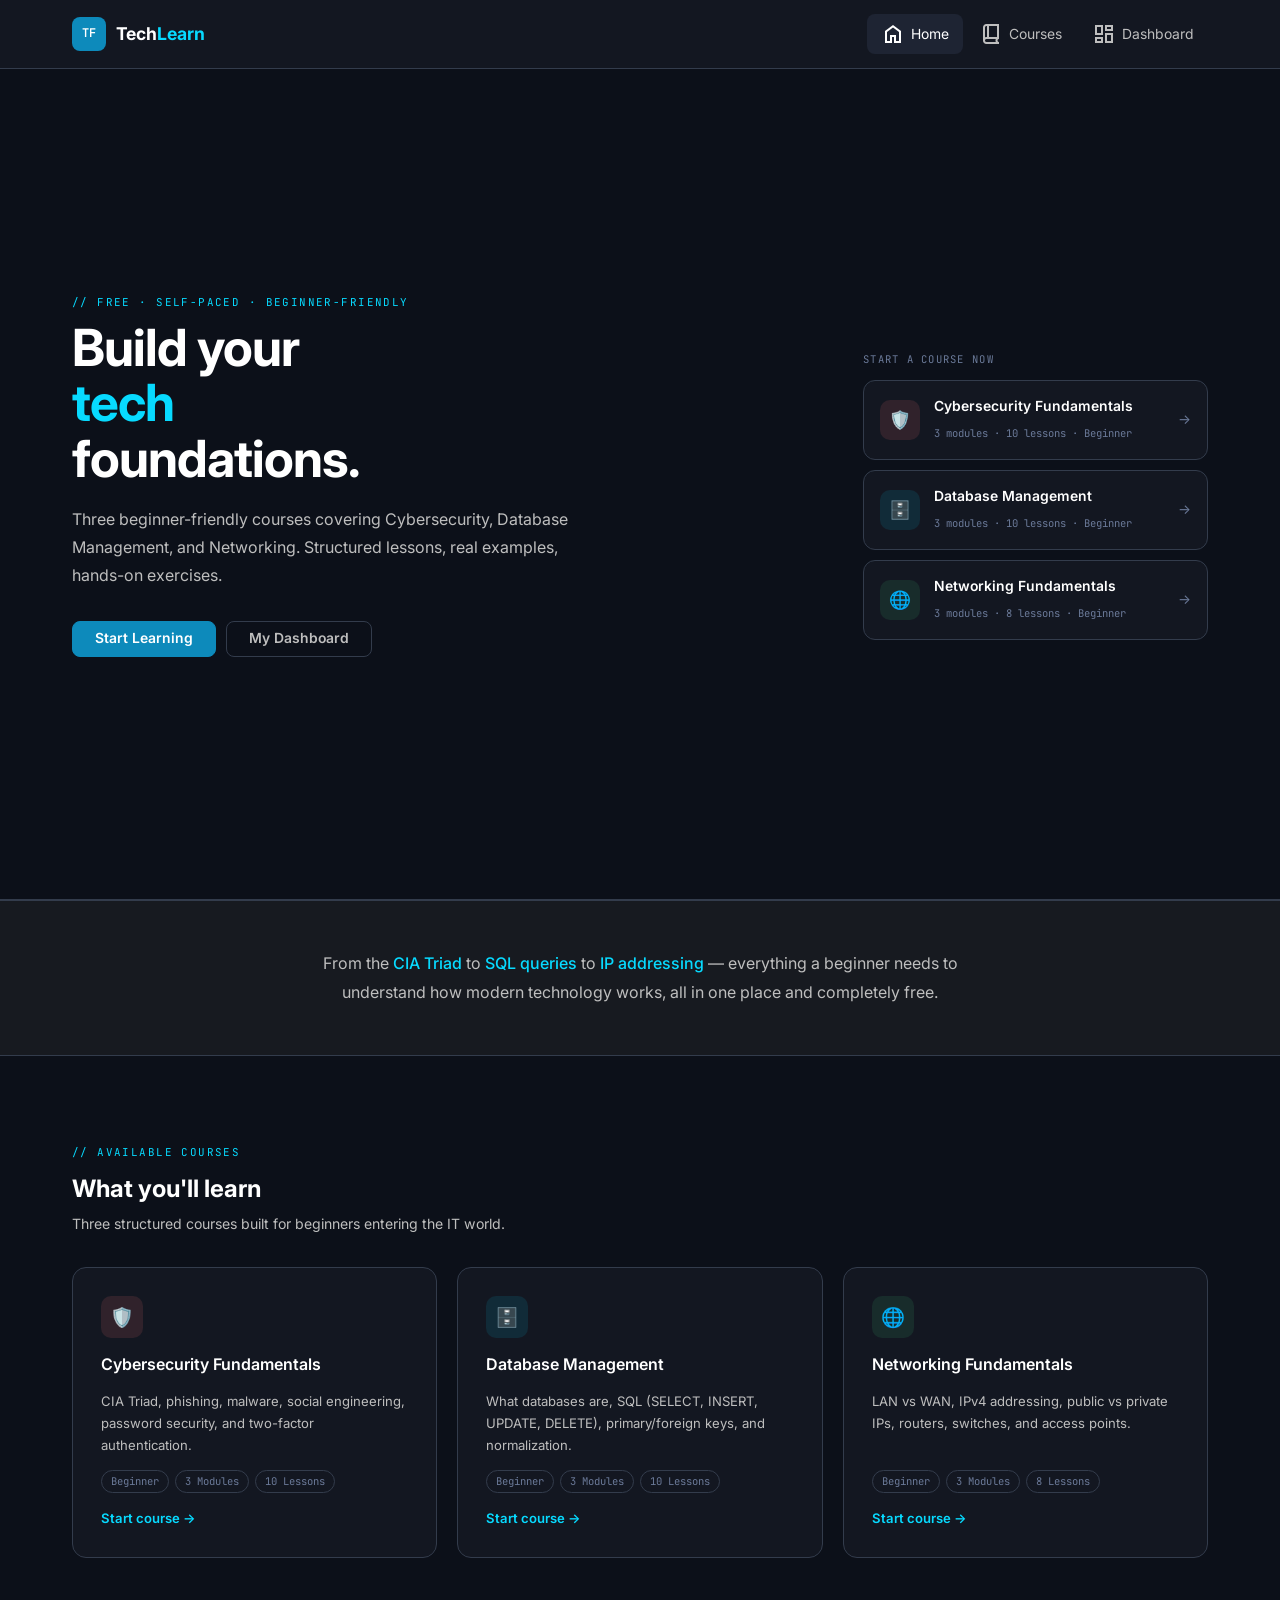
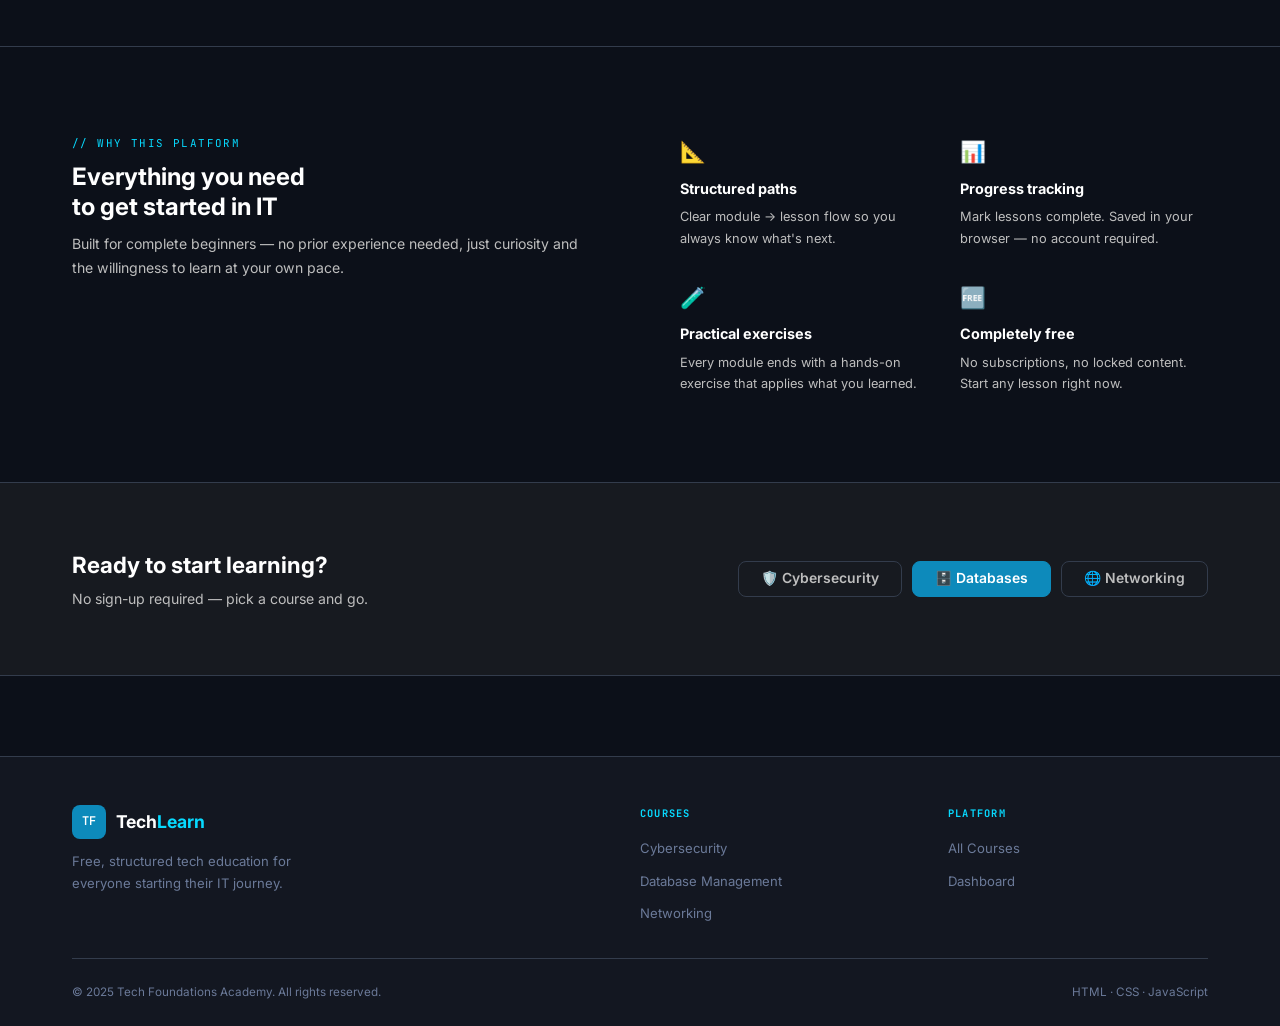
<file: index.html>
<!DOCTYPE html>
<html lang="en">

<head>
    <meta charset="UTF-8">
    <meta name="viewport" content="width=device-width, initial-scale=1.0">
    <title>Tech Foundations Academy</title>
    <link rel="stylesheet" href="css/style.css">
    <link rel="stylesheet"
        href="https://fonts.googleapis.com/css2?family=Material+Symbols+Outlined:opsz,wght,FILL,GRAD@20..48,100..700,0..1,-50..200">
</head>

<body>

    <header class="siteHeader">
        <div class="wrapper">
            <div class="headerInner">
                <a href="index.html" class="logoGroup">
                    <div class="logoMark">TF</div>
                    <span class="logoText">Tech<span>Learn</span></span>
                </a>
                <nav class="mainNav">
                    <ul>
                        <li><a href="index.html" class="active"><span
                                    class="material-symbols-outlined">home</span>Home</a></li>
                        <li><a href="courses.html"><span class="material-symbols-outlined">book_2</span>Courses</a></li>
                        <li><a href="dashboard.html"><span
                                    class="material-symbols-outlined">dashboard</span>Dashboard</a></li>
                    </ul>
                </nav>
                <button class="menuToggle" id="navToggle" aria-label="Open menu">
                    <span class="bar"></span><span class="bar"></span><span class="bar"></span>
                </button>
            </div>
        </div>
    </header>

    <div class="drawerOverlay" id="drawerOverlay"></div>
    <nav class="navDrawer" id="navDrawer">
        <button class="drawerClose" id="drawerClose"><span class="material-symbols-outlined">close</span></button>
        <div class="drawerNav">
            <a href="index.html" class="active"><span class="material-symbols-outlined">home</span>Home</a>
            <a href="courses.html"><span class="material-symbols-outlined">book_2</span>Courses</a>
            <a href="dashboard.html"><span class="material-symbols-outlined">dashboard</span>Dashboard</a>
        </div>
    </nav>

    <main>

        <section class="heroSection">
            <div class="wrapper">
                <div class="heroInner">

                    <div class="heroLeft">
                        <span class="sectionTag">// free · self-paced · beginner-friendly</span>
                        <h1>Build your<br><em>tech</em><br>foundations.</h1>
                        <p>Three beginner-friendly courses covering Cybersecurity, Database Management, and Networking.
                            Structured lessons, real examples, hands-on exercises.</p>
                        <div class="heroActions">
                            <a href="courses.html" class="btn btn-primary">Start Learning</a>
                            <a href="dashboard.html" class="btn btn-ghost">My Dashboard</a>
                        </div>
                        
                    </div>

                    <div class="heroRight">
                        <p class="heroRightLabel">Start a course now</p>
                        <a href="cybersecurity-course.html" class="courseTile courseTile-sec">
                            <div class="courseTileIcon icon-sec">🛡️</div>
                            <div class="courseTileInfo">
                                <strong>Cybersecurity Fundamentals</strong>
                                <span>3 modules · 10 lessons · Beginner</span>
                            </div>
                            <span class="courseTileArrow">→</span>
                        </a>
                        <a href="database-course.html" class="courseTile courseTile-db">
                            <div class="courseTileIcon icon-db">🗄️</div>
                            <div class="courseTileInfo">
                                <strong>Database Management</strong>
                                <span>3 modules · 10 lessons · Beginner</span>
                            </div>
                            <span class="courseTileArrow">→</span>
                        </a>
                        <a href="networking-course.html" class="courseTile courseTile-net">
                            <div class="courseTileIcon icon-net">🌐</div>
                            <div class="courseTileInfo">
                                <strong>Networking Fundamentals</strong>
                                <span>3 modules · 8 lessons · Beginner</span>
                            </div>
                            <span class="courseTileArrow">→</span>
                        </a>
                    </div>

                </div>
            </div>
        </section>

        <div class="dividerStrip">
            <div class="wrapper">
                <p>From the <mark>CIA Triad</mark> to <mark>SQL queries</mark> to <mark>IP addressing</mark> —
                    everything a beginner needs to understand how modern technology works, all in one place and
                    completely free.</p>
            </div>
        </div>

        <section class="homeSection">
            <div class="wrapper">
                <div class="homeSectionHeader">
                    <span class="sectionTag">// available courses</span>
                    <h2>What you'll learn</h2>
                    <p>Three structured courses built for beginners entering the IT world.</p>
                </div>
                <div class="homeCoursesGrid">
                    <a href="cybersecurity-course.html" class="courseCard fadeIn">
                        <div class="courseCardIcon icon-sec">🛡️</div>
                        <h3>Cybersecurity Fundamentals</h3>
                        <p>CIA Triad, phishing, malware, social engineering, password security, and two-factor
                            authentication.</p>
                        <div class="courseCardMeta"><span>Beginner</span><span>3 Modules</span><span>10 Lessons</span>
                        </div>
                        <span class="courseCardCta">Start course →</span>
                    </a>
                    <a href="database-course.html" class="courseCard fadeIn">
                        <div class="courseCardIcon icon-db">🗄️</div>
                        <h3>Database Management</h3>
                        <p>What databases are, SQL (SELECT, INSERT, UPDATE, DELETE), primary/foreign keys, and
                            normalization.</p>
                        <div class="courseCardMeta"><span>Beginner</span><span>3 Modules</span><span>10 Lessons</span>
                        </div>
                        <span class="courseCardCta">Start course →</span>
                    </a>
                    <a href="networking-course.html" class="courseCard fadeIn">
                        <div class="courseCardIcon icon-net">🌐</div>
                        <h3>Networking Fundamentals</h3>
                        <p>LAN vs WAN, IPv4 addressing, public vs private IPs, routers, switches, and access points.</p>
                        <div class="courseCardMeta"><span>Beginner</span><span>3 Modules</span><span>8 Lessons</span>
                        </div>
                        <span class="courseCardCta">Start course →</span>
                    </a>
                </div>
            </div>
        </section>

        <section class="whySection">
            <div class="wrapper">
                <div class="whyInner">
                    <div class="whyLeft">
                        <span class="sectionTag">// why this platform</span>
                        <h2>Everything you need<br>to get started in IT</h2>
                        <p>Built for complete beginners — no prior experience needed, just curiosity and the willingness
                            to learn at your own pace.</p>
                    </div>
                    <div class="whyGrid">
                        <div class="whyItem fadeIn">
                            <div class="whyItemIcon">📐</div>
                            <h4>Structured paths</h4>
                            <p>Clear module → lesson flow so you always know what's next.</p>
                        </div>
                        <div class="whyItem fadeIn">
                            <div class="whyItemIcon">📊</div>
                            <h4>Progress tracking</h4>
                            <p>Mark lessons complete. Saved in your browser — no account required.</p>
                        </div>
                        <div class="whyItem fadeIn">
                            <div class="whyItemIcon">🧪</div>
                            <h4>Practical exercises</h4>
                            <p>Every module ends with a hands-on exercise that applies what you learned.</p>
                        </div>
                        <div class="whyItem fadeIn">
                            <div class="whyItemIcon">🆓</div>
                            <h4>Completely free</h4>
                            <p>No subscriptions, no locked content. Start any lesson right now.</p>
                        </div>
                    </div>
                </div>
            </div>
        </section>

        <section class="ctaSection">
            <div class="wrapper">
                <div class="ctaInner">
                    <div class="ctaLeft">
                        <h2>Ready to start learning?</h2>
                        <p>No sign-up required — pick a course and go.</p>
                    </div>
                    <div class="ctaButtons">
                        <a href="cybersecurity-course.html" class="btn btn-ghost">🛡️ Cybersecurity</a>
                        <a href="database-course.html" class="btn btn-primary">🗄️ Databases</a>
                        <a href="networking-course.html" class="btn btn-ghost">🌐 Networking</a>
                    </div>
                </div>
            </div>
        </section>

    </main>

    <footer class="siteFooter">
        <div class="wrapper">
            <div class="footerGrid">
                <div class="footerBrand">
                    <div class="logoGroup">
                        <div class="logoMark">TF</div>
                        <span class="logoText">Tech<span>Learn</span></span>
                    </div>
                    <p>Free, structured tech education for everyone starting their IT journey.</p>
                </div>
                <div class="footerCol">
                    <h4>Courses</h4>
                    <ul>
                        <li><a href="cybersecurity-course.html">Cybersecurity</a></li>
                        <li><a href="database-course.html">Database Management</a></li>
                        <li><a href="networking-course.html">Networking</a></li>
                    </ul>
                </div>
                <div class="footerCol">
                    <h4>Platform</h4>
                    <ul>
                        <li><a href="courses.html">All Courses</a></li>
                        <li><a href="dashboard.html">Dashboard</a></li>
                    </ul>
                </div>
            </div>
            <div class="footerBottom">
                <p>&copy; 2025 Tech Foundations Academy. All rights reserved.</p>
                <p>HTML · CSS · JavaScript</p>
            </div>
        </div>
    </footer>

    <script src="js/script.js"></script>
</body>

</html>
</file>
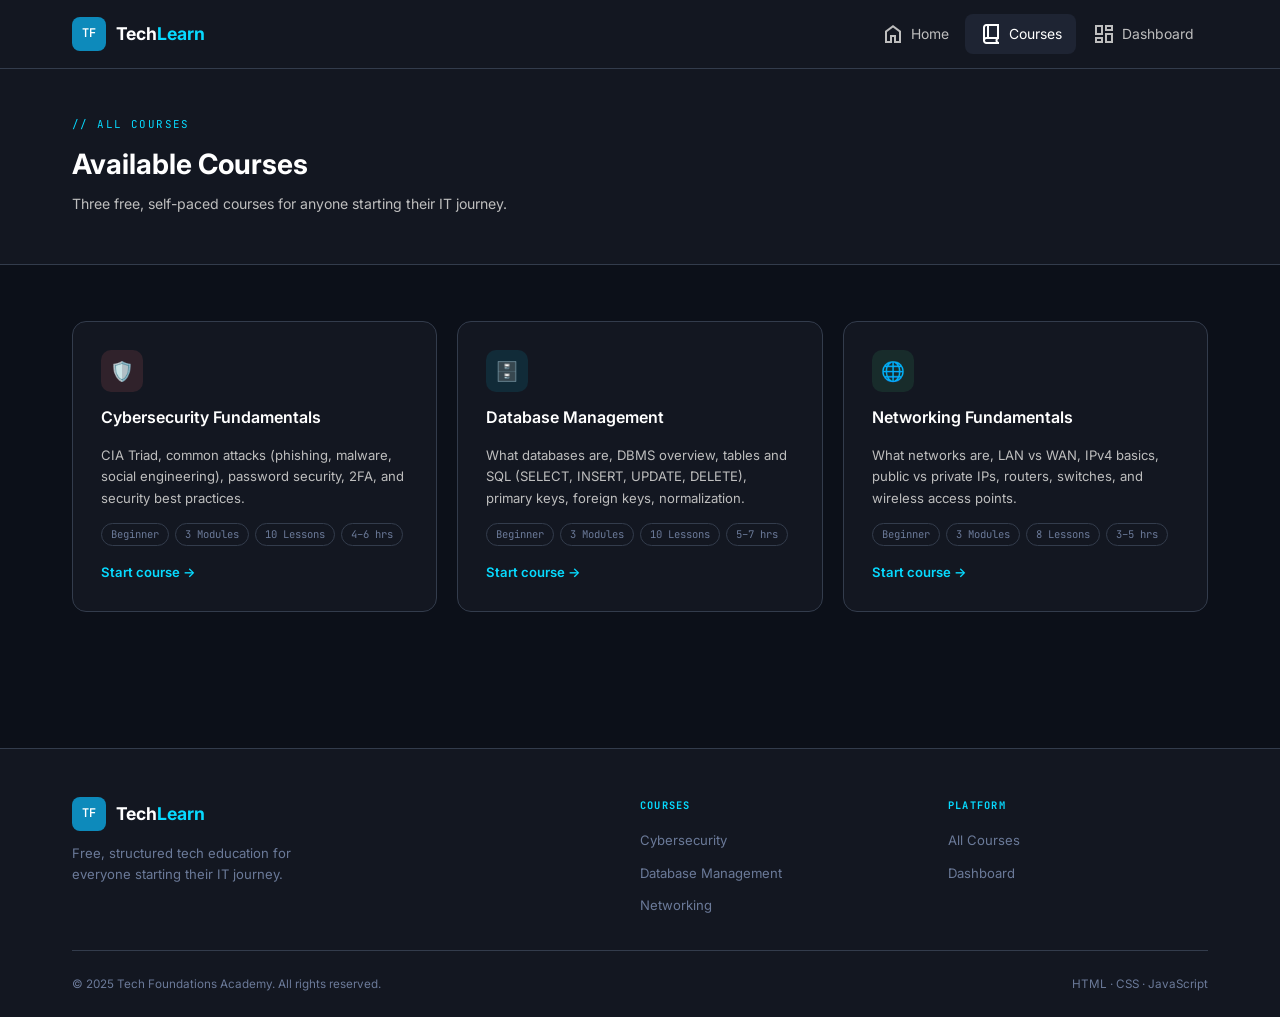
<file: courses.html>
<!DOCTYPE html>
<html lang="en">
<head>
    <meta charset="UTF-8">
    <meta name="viewport" content="width=device-width, initial-scale=1.0">
    <title>Courses — Tech Foundations Academy</title>
    <link rel="stylesheet" href="css/style.css">
    <link rel="stylesheet" href="https://fonts.googleapis.com/css2?family=Material+Symbols+Outlined:opsz,wght,FILL,GRAD@20..48,100..700,0..1,-50..200">
</head>
<body>

    <header class="siteHeader">
        <div class="wrapper">
            <div class="headerInner">
                <a href="index.html" class="logoGroup">
                    <div class="logoMark">TF</div>
                    <span class="logoText">Tech<span>Learn</span></span>
                </a>
                <nav class="mainNav">
                    <ul>
                        <li><a href="index.html"><span class="material-symbols-outlined">home</span> Home</a></li>
                        <li><a href="courses.html"><span class="material-symbols-outlined">book_2</span> Courses</a></li>
                        <li><a href="dashboard.html"><span class="material-symbols-outlined">dashboard</span> Dashboard</a></li>
                    </ul>
                </nav>
                <button class="menuToggle" id="navToggle" aria-label="Open menu">
                    <span class="bar"></span><span class="bar"></span><span class="bar"></span>
                </button>
            </div>
        </div>
    </header>

    <div class="drawerOverlay" id="drawerOverlay"></div>
    <nav class="navDrawer" id="navDrawer">
        <button class="drawerClose" id="drawerClose"><span class="material-symbols-outlined">close</span></button>
        <div class="drawerNav">
            <a href="index.html"><span class="material-symbols-outlined">home</span> Home</a>
            <a href="courses.html"><span class="material-symbols-outlined">book_2</span> Courses</a>
            <a href="dashboard.html"><span class="material-symbols-outlined">dashboard</span> Dashboard</a>
        </div>
    </nav>

    <main>
        <div class="pageHero">
            <div class="wrapper">
                <span class="sectionTag">// all courses</span>
                <h1>Available Courses</h1>
                <p>Three free, self-paced courses for anyone starting their IT journey.</p>
            </div>
        </div>

        <div class="wrapper">
            <div class="coursesGrid">

                <a href="cybersecurity-course.html" class="courseCard fadeIn">
                    <div class="courseCardIcon icon-sec">🛡️</div>
                    <h3>Cybersecurity Fundamentals</h3>
                    <p>CIA Triad, common attacks (phishing, malware, social engineering), password security, 2FA, and security best practices.</p>
                    <div class="courseCardMeta">
                        <span>Beginner</span><span>3 Modules</span><span>10 Lessons</span><span>4–6 hrs</span>
                    </div>
                    <span class="courseCardCta">Start course →</span>
                </a>

                <a href="database-course.html" class="courseCard fadeIn">
                    <div class="courseCardIcon icon-db">🗄️</div>
                    <h3>Database Management</h3>
                    <p>What databases are, DBMS overview, tables and SQL (SELECT, INSERT, UPDATE, DELETE), primary keys, foreign keys, normalization.</p>
                    <div class="courseCardMeta">
                        <span>Beginner</span><span>3 Modules</span><span>10 Lessons</span><span>5–7 hrs</span>
                    </div>
                    <span class="courseCardCta">Start course →</span>
                </a>

                <a href="networking-course.html" class="courseCard fadeIn">
                    <div class="courseCardIcon icon-net">🌐</div>
                    <h3>Networking Fundamentals</h3>
                    <p>What networks are, LAN vs WAN, IPv4 basics, public vs private IPs, routers, switches, and wireless access points.</p>
                    <div class="courseCardMeta">
                        <span>Beginner</span><span>3 Modules</span><span>8 Lessons</span><span>3–5 hrs</span>
                    </div>
                    <span class="courseCardCta">Start course →</span>
                </a>

            </div>
        </div>
    </main>

    <footer class="siteFooter">
        <div class="wrapper">
            <div class="footerGrid">
                <div class="footerBrand">
                    <div class="logoGroup">
                        <div class="logoMark">TF</div>
                        <span class="logoText">Tech<span>Learn</span></span>
                    </div>
                    <p>Free, structured tech education for everyone starting their IT journey.</p>
                </div>
                <div class="footerCol">
                    <h4>Courses</h4>
                    <ul>
                        <li><a href="cybersecurity-course.html">Cybersecurity</a></li>
                        <li><a href="database-course.html">Database Management</a></li>
                        <li><a href="networking-course.html">Networking</a></li>
                    </ul>
                </div>
                <div class="footerCol">
                    <h4>Platform</h4>
                    <ul>
                        <li><a href="courses.html">All Courses</a></li>
                        <li><a href="dashboard.html">Dashboard</a></li>
                    </ul>
                </div>
            </div>
            <div class="footerBottom">
                <p>&copy; 2025 Tech Foundations Academy. All rights reserved.</p>
                <p>HTML · CSS · JavaScript</p>
            </div>
        </div>
    </footer>

    <script src="js/script.js"></script>
</body>
</html>
</file>
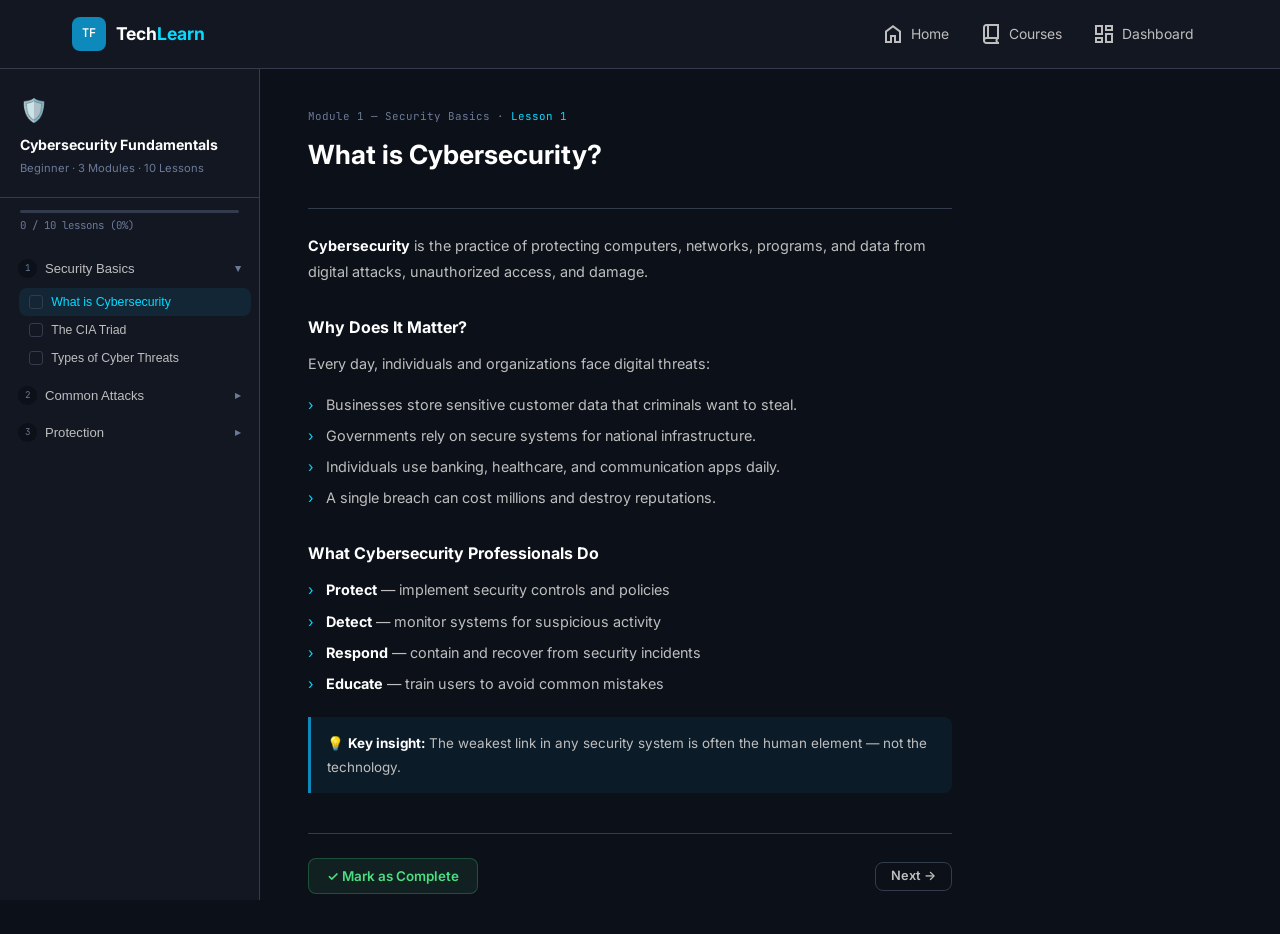
<file: cybersecurity-course.html>
<!DOCTYPE html>
<html lang="en">
<head>
    <meta charset="UTF-8">
    <meta name="viewport" content="width=device-width, initial-scale=1.0">
    <title>Cybersecurity Fundamentals — Tech Foundations Academy</title>
    <link rel="stylesheet" href="css/style.css">
    <link rel="stylesheet" href="https://fonts.googleapis.com/css2?family=Material+Symbols+Outlined:opsz,wght,FILL,GRAD@20..48,100..700,0..1,-50..200">
</head>
<body>

    <header class="siteHeader">
        <div class="wrapper">
            <div class="headerInner">
                <a href="index.html" class="logoGroup">
                    <div class="logoMark">TF</div>
                    <span class="logoText">Tech<span>Learn</span></span>
                </a>
                <nav class="mainNav">
                    <ul>
                        <li><a href="index.html"><span class="material-symbols-outlined">home</span> Home</a></li>
                        <li><a href="courses.html"><span class="material-symbols-outlined">book_2</span> Courses</a></li>
                        <li><a href="dashboard.html"><span class="material-symbols-outlined">dashboard</span> Dashboard</a></li>
                    </ul>
                </nav>
                <button class="menuToggle" id="navToggle" aria-label="Open menu">
                    <span class="bar"></span><span class="bar"></span><span class="bar"></span>
                </button>
            </div>
        </div>
    </header>

    <div class="drawerOverlay" id="drawerOverlay"></div>
    <nav class="navDrawer" id="navDrawer">
        <button class="drawerClose" id="drawerClose"><span class="material-symbols-outlined">close</span></button>
        <div class="drawerNav">
            <a href="index.html"><span class="material-symbols-outlined">home</span> Home</a>
            <a href="courses.html"><span class="material-symbols-outlined">book_2</span> Courses</a>
            <a href="dashboard.html"><span class="material-symbols-outlined">dashboard</span> Dashboard</a>
        </div>
    </nav>

    <main>
        <div class="coursePageLayout">
            <aside class="courseSidebar">
                <div class="sidebarHead">
                    <div style="font-size:1.4rem;margin-bottom:6px;">🛡️</div>
                    <h3>Cybersecurity Fundamentals</h3>
                    <p>Beginner · 3 Modules · 10 Lessons</p>
                </div>
                <div class="sidebarProgress">
                    <div class="sidebarProgressBar">
                        <div class="sidebarProgressFill"></div>
                    </div>
                    <div class="sidebarProgressText">0 / 10 lessons (0%)</div>
                </div>
                <div class="moduleList">

                    <div class="moduleItem">
                        <button class="moduleBtn">
                            <div class="moduleBtnLeft">
                                <span class="moduleNum">1</span>
                                <span class="moduleTitle">Security Basics</span>
                            </div>
                            <span class="moduleArrow">▶</span>
                        </button>
                        <div class="lessonList">
                            <button class="lessonBtn" data-lesson="s1l1"><span class="lessonCheck">✓</span><span class="lessonName">What is Cybersecurity</span></button>
                            <button class="lessonBtn" data-lesson="s1l2"><span class="lessonCheck">✓</span><span class="lessonName">The CIA Triad</span></button>
                            <button class="lessonBtn" data-lesson="s1l3"><span class="lessonCheck">✓</span><span class="lessonName">Types of Cyber Threats</span></button>
                        </div>
                    </div>

                    <div class="moduleItem">
                        <button class="moduleBtn">
                            <div class="moduleBtnLeft">
                                <span class="moduleNum">2</span>
                                <span class="moduleTitle">Common Attacks</span>
                            </div>
                            <span class="moduleArrow">▶</span>
                        </button>
                        <div class="lessonList">
                            <button class="lessonBtn" data-lesson="s2l1"><span class="lessonCheck">✓</span><span class="lessonName">Phishing</span></button>
                            <button class="lessonBtn" data-lesson="s2l2"><span class="lessonCheck">✓</span><span class="lessonName">Malware</span></button>
                            <button class="lessonBtn" data-lesson="s2l3"><span class="lessonCheck">✓</span><span class="lessonName">Social Engineering</span></button>
                        </div>
                    </div>

                    <div class="moduleItem">
                        <button class="moduleBtn">
                            <div class="moduleBtnLeft">
                                <span class="moduleNum">3</span>
                                <span class="moduleTitle">Protection</span>
                            </div>
                            <span class="moduleArrow">▶</span>
                        </button>
                        <div class="lessonList">
                            <button class="lessonBtn" data-lesson="s3l1"><span class="lessonCheck">✓</span><span class="lessonName">Password Security</span></button>
                            <button class="lessonBtn" data-lesson="s3l2"><span class="lessonCheck">✓</span><span class="lessonName">Two-Factor Authentication</span></button>
                            <button class="lessonBtn" data-lesson="s3l3"><span class="lessonCheck">✓</span><span class="lessonName">Security Best Practices</span></button>
                            <button class="lessonBtn" data-lesson="s3l4"><span class="lessonCheck">✓</span><span class="lessonName">🧪 Practice Exercise</span></button>
                        </div>
                    </div>

                </div>
            </aside>

            <div class="lessonContent">

                <article class="lessonPanel" id="s1l1">
                    <div class="lessonMeta">
                        <div class="lessonCrumb">Module 1 — Security Basics · <span>Lesson 1</span></div>
                        <h1>What is Cybersecurity?</h1>
                    </div>
                    <div class="lessonBody">
                        <p><strong>Cybersecurity</strong> is the practice of protecting computers, networks, programs, and data from digital attacks, unauthorized access, and damage.</p>
                        <h3>Why Does It Matter?</h3>
                        <p>Every day, individuals and organizations face digital threats:</p>
                        <ul>
                            <li>Businesses store sensitive customer data that criminals want to steal.</li>
                            <li>Governments rely on secure systems for national infrastructure.</li>
                            <li>Individuals use banking, healthcare, and communication apps daily.</li>
                            <li>A single breach can cost millions and destroy reputations.</li>
                        </ul>
                        <h3>What Cybersecurity Professionals Do</h3>
                        <ul>
                            <li><strong>Protect</strong> — implement security controls and policies</li>
                            <li><strong>Detect</strong> — monitor systems for suspicious activity</li>
                            <li><strong>Respond</strong> — contain and recover from security incidents</li>
                            <li><strong>Educate</strong> — train users to avoid common mistakes</li>
                        </ul>
                        <div class="callout">💡 <strong>Key insight:</strong> The weakest link in any security system is often the human element — not the technology.</div>
                    </div>
                    <div class="lessonFooter">
                        <button class="markBtn" data-lesson="s1l1">✓ Mark as Complete</button>
                        <button class="btn btn-ghost btn-sm" onclick="document.querySelector('[data-lesson=s1l2]').click()">Next →</button>
                    </div>
                </article>

                <article class="lessonPanel" id="s1l2">
                    <div class="lessonMeta">
                        <div class="lessonCrumb">Module 1 — Security Basics · <span>Lesson 2</span></div>
                        <h1>The CIA Triad</h1>
                    </div>
                    <div class="lessonBody">
                        <p>The <strong>CIA Triad</strong> is the foundational model of information security. It defines three objectives every security strategy must address.</p>
                        <h3>1. Confidentiality</h3>
                        <p>Ensures information is accessible <strong>only to those authorized</strong> to see it.</p>
                        <ul>
                            <li>Encryption protects data in transit and at rest</li>
                            <li>Access controls limit who can view sensitive files</li>
                            <li>Example: Your bank only shows your balance to you</li>
                        </ul>
                        <h3>2. Integrity</h3>
                        <p>Ensures data is <strong>accurate and unaltered</strong> unless modified by authorized parties.</p>
                        <ul>
                            <li>Hashing verifies files haven't been tampered with</li>
                            <li>Digital signatures prove documents are authentic</li>
                        </ul>
                        <h3>3. Availability</h3>
                        <p>Ensures systems and data are <strong>accessible when needed</strong>.</p>
                        <ul>
                            <li>Redundant servers prevent single points of failure</li>
                            <li>DDoS protection keeps websites online under attack</li>
                        </ul>
                        <div class="callout">🔐 <strong>Remember:</strong> Good security balances all three. Focusing on only one creates weaknesses in the others.</div>
                    </div>
                    <div class="lessonFooter">
                        <button class="markBtn" data-lesson="s1l2">✓ Mark as Complete</button>
                        <button class="btn btn-ghost btn-sm" onclick="document.querySelector('[data-lesson=s1l3]').click()">Next →</button>
                    </div>
                </article>

                <article class="lessonPanel" id="s1l3">
                    <div class="lessonMeta">
                        <div class="lessonCrumb">Module 1 — Security Basics · <span>Lesson 3</span></div>
                        <h1>Types of Cyber Threats</h1>
                    </div>
                    <div class="lessonBody">
                        <p>Cyber threats come in many forms. Understanding them is the first step to defending against them.</p>
                        <h3>Internal vs External Threats</h3>
                        <ul>
                            <li><strong>External</strong> — hackers, criminal groups, nation-states</li>
                            <li><strong>Internal</strong> — malicious or negligent insiders</li>
                        </ul>
                        <h3>Common Threat Types</h3>
                        <ul>
                            <li><strong>Malware</strong> — viruses, ransomware, spyware</li>
                            <li><strong>Phishing</strong> — deceptive emails to steal credentials</li>
                            <li><strong>Man-in-the-Middle</strong> — intercepting communications</li>
                            <li><strong>DDoS</strong> — overwhelming a system until it crashes</li>
                            <li><strong>SQL Injection</strong> — malicious commands inserted into inputs</li>
                        </ul>
                        <div class="callout callout-warn">⚠️ <strong>Threat vs Vulnerability vs Risk:</strong> A threat is what could happen. A vulnerability is a weakness. Risk = threat × vulnerability × impact.</div>
                    </div>
                    <div class="lessonFooter">
                        <button class="markBtn" data-lesson="s1l3">✓ Mark as Complete</button>
                        <button class="btn btn-ghost btn-sm" onclick="document.querySelector('[data-lesson=s2l1]').click()">Next Module →</button>
                    </div>
                </article>

                <article class="lessonPanel" id="s2l1">
                    <div class="lessonMeta">
                        <div class="lessonCrumb">Module 2 — Common Attacks · <span>Lesson 1</span></div>
                        <h1>Phishing</h1>
                    </div>
                    <div class="lessonBody">
                        <p><strong>Phishing</strong> is a social engineering attack where an attacker impersonates a trusted entity to trick victims into revealing sensitive information.</p>
                        <h3>How It Works</h3>
                        <ul>
                            <li>Attacker sends a convincing fake email</li>
                            <li>Victim clicks a link to a fake website</li>
                            <li>Victim enters credentials, which the attacker captures</li>
                        </ul>
                        <h3>Types of Phishing</h3>
                        <ul>
                            <li><strong>Spear Phishing</strong> — targeted at a specific individual</li>
                            <li><strong>Whaling</strong> — targeting senior executives</li>
                            <li><strong>Smishing</strong> — phishing via SMS</li>
                            <li><strong>Vishing</strong> — phishing via phone calls</li>
                        </ul>
                        <h3>How to Spot Phishing</h3>
                        <ul>
                            <li>Sender's email domain doesn't match the organization</li>
                            <li>Urgent language: "Act now or your account will be locked!"</li>
                            <li>URL doesn't match what's displayed on hover</li>
                            <li>Poor grammar and spelling errors</li>
                        </ul>
                        <div class="callout">🛡️ <strong>Defence:</strong> Always verify unexpected requests through a separate, trusted channel before clicking links.</div>
                    </div>
                    <div class="lessonFooter">
                        <button class="markBtn" data-lesson="s2l1">✓ Mark as Complete</button>
                        <button class="btn btn-ghost btn-sm" onclick="document.querySelector('[data-lesson=s2l2]').click()">Next →</button>
                    </div>
                </article>

                <article class="lessonPanel" id="s2l2">
                    <div class="lessonMeta">
                        <div class="lessonCrumb">Module 2 — Common Attacks · <span>Lesson 2</span></div>
                        <h1>Malware</h1>
                    </div>
                    <div class="lessonBody">
                        <p><strong>Malware</strong> is any software intentionally designed to cause damage, steal data, or gain unauthorized access to a system.</p>
                        <h3>Types of Malware</h3>
                        <ul>
                            <li><strong>Virus</strong> — attaches to programs and spreads when executed</li>
                            <li><strong>Worm</strong> — self-replicates across networks</li>
                            <li><strong>Trojan Horse</strong> — disguises itself as legitimate software</li>
                            <li><strong>Ransomware</strong> — encrypts files and demands payment</li>
                            <li><strong>Spyware</strong> — silently collects user activity</li>
                            <li><strong>Keylogger</strong> — records every keystroke</li>
                        </ul>
                        <h3>Prevention</h3>
                        <ul>
                            <li>Keep operating systems and software updated</li>
                            <li>Use reputable antivirus software</li>
                            <li>Avoid downloading from untrusted sources</li>
                        </ul>
                    </div>
                    <div class="lessonFooter">
                        <button class="markBtn" data-lesson="s2l2">✓ Mark as Complete</button>
                        <button class="btn btn-ghost btn-sm" onclick="document.querySelector('[data-lesson=s2l3]').click()">Next →</button>
                    </div>
                </article>

                <article class="lessonPanel" id="s2l3">
                    <div class="lessonMeta">
                        <div class="lessonCrumb">Module 2 — Common Attacks · <span>Lesson 3</span></div>
                        <h1>Social Engineering</h1>
                    </div>
                    <div class="lessonBody">
                        <p><strong>Social engineering</strong> is the art of manipulating people into performing actions or divulging information. It exploits human psychology rather than software vulnerabilities.</p>
                        <h3>Common Techniques</h3>
                        <ul>
                            <li><strong>Pretexting</strong> — fabricated scenario ("I'm from IT, I need your password")</li>
                            <li><strong>Baiting</strong> — leaving infected USB drives in public places</li>
                            <li><strong>Quid Pro Quo</strong> — offering something in exchange for credentials</li>
                            <li><strong>Tailgating</strong> — physically following someone into a secure area</li>
                        </ul>
                        <div class="callout">🧠 <strong>Key principle:</strong> Attackers exploit trust, authority, urgency, and fear. Always verify identity through official channels.</div>
                    </div>
                    <div class="lessonFooter">
                        <button class="markBtn" data-lesson="s2l3">✓ Mark as Complete</button>
                        <button class="btn btn-ghost btn-sm" onclick="document.querySelector('[data-lesson=s3l1]').click()">Next Module →</button>
                    </div>
                </article>

                <article class="lessonPanel" id="s3l1">
                    <div class="lessonMeta">
                        <div class="lessonCrumb">Module 3 — Protection · <span>Lesson 1</span></div>
                        <h1>Password Security</h1>
                    </div>
                    <div class="lessonBody">
                        <p>Passwords are often the first and only line of defence. Weak passwords are one of the leading causes of data breaches.</p>
                        <h3>What Makes a Strong Password</h3>
                        <ul>
                            <li>At least <strong>12 characters</strong> long</li>
                            <li>Mix of uppercase, lowercase, numbers, and symbols</li>
                            <li>Not based on dictionary words or personal info</li>
                            <li>Unique — never reused across accounts</li>
                        </ul>
                        <div class="codeBlock">❌  password123
❌  john1990
✅  Kx7#mP9!qL2@wR
✅  Coffee!Runs#Before7am   (passphrase)</div>
                        <h3>Best Practices</h3>
                        <ul>
                            <li>Use a <strong>password manager</strong> (e.g., Bitwarden, 1Password)</li>
                            <li>Enable <strong>two-factor authentication</strong> everywhere possible</li>
                            <li>Change passwords immediately if a breach is suspected</li>
                        </ul>
                    </div>
                    <div class="lessonFooter">
                        <button class="markBtn" data-lesson="s3l1">✓ Mark as Complete</button>
                        <button class="btn btn-ghost btn-sm" onclick="document.querySelector('[data-lesson=s3l2]').click()">Next →</button>
                    </div>
                </article>

                <article class="lessonPanel" id="s3l2">
                    <div class="lessonMeta">
                        <div class="lessonCrumb">Module 3 — Protection · <span>Lesson 2</span></div>
                        <h1>Two-Factor Authentication (2FA)</h1>
                    </div>
                    <div class="lessonBody">
                        <p><strong>2FA</strong> adds a second layer of verification beyond your password. Even if an attacker has your password, they cannot access your account without the second factor.</p>
                        <h3>The Three Factors</h3>
                        <ul>
                            <li><strong>Something you know</strong> — password or PIN</li>
                            <li><strong>Something you have</strong> — phone, hardware token</li>
                            <li><strong>Something you are</strong> — fingerprint, face scan</li>
                        </ul>
                        <h3>Types of 2FA</h3>
                        <ul>
                            <li><strong>SMS codes</strong> — easy but vulnerable to SIM-swapping</li>
                            <li><strong>Authenticator apps</strong> — Google Authenticator, Authy (more secure)</li>
                            <li><strong>Hardware keys</strong> — YubiKey (most secure)</li>
                        </ul>
                        <div class="callout">🔑 Use an authenticator app over SMS. Always enable 2FA on email, banking, and social media.</div>
                    </div>
                    <div class="lessonFooter">
                        <button class="markBtn" data-lesson="s3l2">✓ Mark as Complete</button>
                        <button class="btn btn-ghost btn-sm" onclick="document.querySelector('[data-lesson=s3l3]').click()">Next →</button>
                    </div>
                </article>

                <article class="lessonPanel" id="s3l3">
                    <div class="lessonMeta">
                        <div class="lessonCrumb">Module 3 — Protection · <span>Lesson 3</span></div>
                        <h1>Security Best Practices</h1>
                    </div>
                    <div class="lessonBody">
                        <h3>Keep Software Updated</h3>
                        <p>Updates contain <strong>security patches</strong> that fix known vulnerabilities. Delaying updates leaves systems exposed.</p>
                        <h3>Use HTTPS</h3>
                        <p>Always look for the padlock and <strong>https://</strong> before entering sensitive information.</p>
                        <h3>Principle of Least Privilege</h3>
                        <p>Users should only have access to what they <strong>need</strong> — nothing more. This limits damage if an account is compromised.</p>
                        <h3>The 3-2-1 Backup Rule</h3>
                        <ul>
                            <li><strong>3</strong> copies of your data</li>
                            <li><strong>2</strong> different storage media</li>
                            <li><strong>1</strong> offsite backup (e.g., cloud)</li>
                        </ul>
                    </div>
                    <div class="lessonFooter">
                        <button class="markBtn" data-lesson="s3l3">✓ Mark as Complete</button>
                        <button class="btn btn-ghost btn-sm" onclick="document.querySelector('[data-lesson=s3l4]').click()">Practice Exercise →</button>
                    </div>
                </article>

                <article class="lessonPanel" id="s3l4">
                    <div class="lessonMeta">
                        <div class="lessonCrumb">Module 3 — Protection · <span>Exercise</span></div>
                        <h1>🧪 Practice Exercise</h1>
                    </div>
                    <div class="lessonBody">
                        <div class="exerciseBox">
                            <div class="exerciseBoxTitle"><span>📋</span><h3>Create a Password Policy</h3></div>
                            <p>You've been hired as a junior security consultant for a company with 20 employees. They have no existing password policy. Your task is to create one.</p>
                        </div>
                        <h3>Your Policy Should Cover</h3>
                        <ul>
                            <li>Minimum password length and complexity</li>
                            <li>Password expiry and rotation rules</li>
                            <li>Rules against password reuse</li>
                            <li>Requirements for multi-factor authentication</li>
                            <li>Acceptable password storage methods</li>
                        </ul>
                        <div class="codeBlock">ACME CORP — PASSWORD POLICY v1.0
================================
1. Min Length:  All passwords must be at least ___ characters.
2. Complexity:  Must include uppercase, lowercase, numbers, symbols.
3. Expiry:      Passwords must be changed every ___ days.
4. History:     Cannot reuse the last ___ passwords.
5. MFA:         Required for all [admin / all / remote] accounts.
6. Storage:     Passwords stored using [specify] method only.
7. Sharing:     Passwords must NEVER be shared.</div>
                        <div class="callout">💡 There is no single "correct" answer — good policies balance security with usability.</div>
                    </div>
                    <div class="lessonFooter">
                        <button class="markBtn" data-lesson="s3l4">✓ Mark Exercise Complete</button>
                        <a href="courses.html" class="btn btn-primary btn-sm">Back to Courses</a>
                    </div>
                </article>

            </div>
        </div>
    </main>

    <script src="js/script.js"></script>
</body>
</html>
</file>
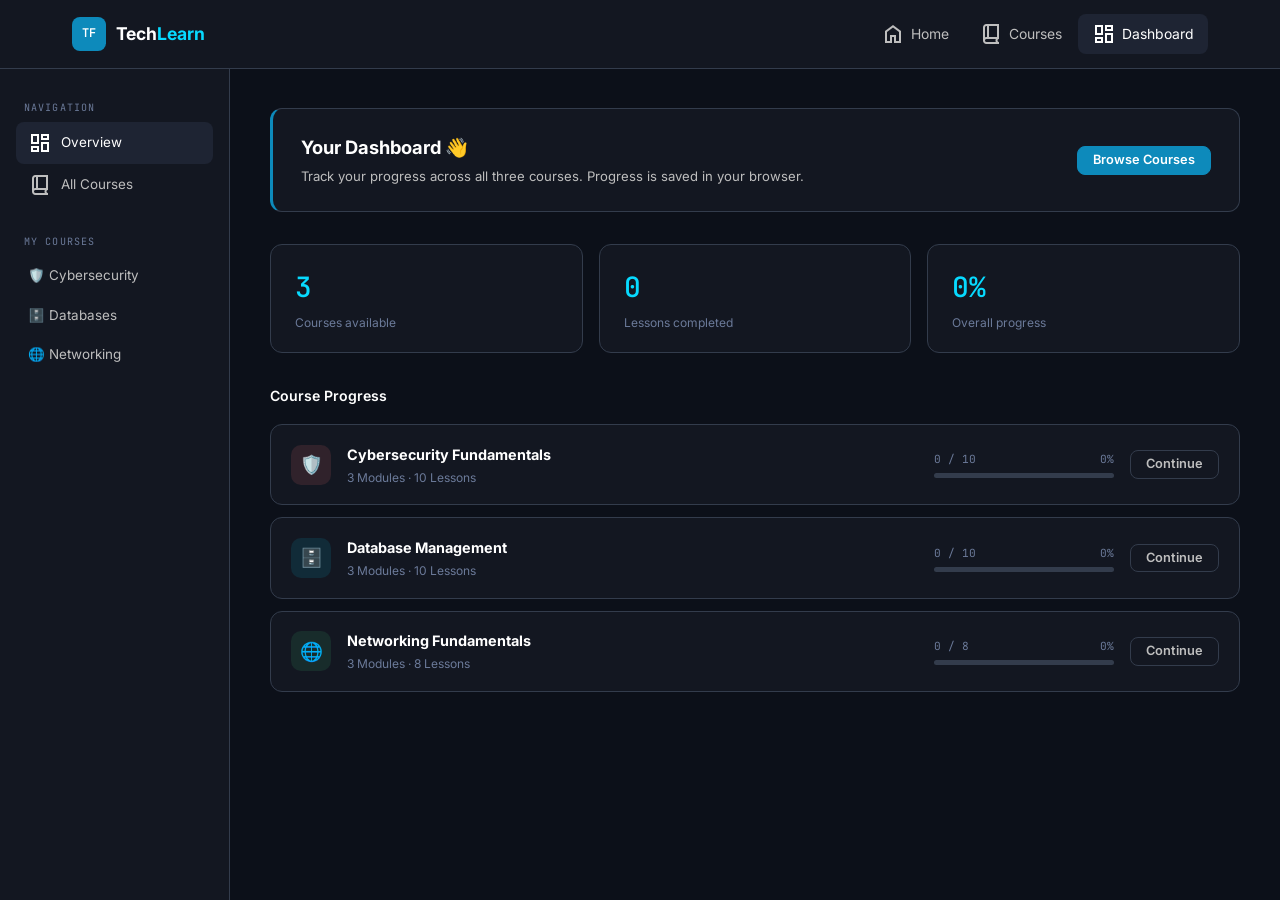
<file: dashboard.html>
<!DOCTYPE html>
<html lang="en">
<head>
    <meta charset="UTF-8">
    <meta name="viewport" content="width=device-width, initial-scale=1.0">
    <title>Dashboard — Tech Foundations Academy</title>
    <link rel="stylesheet" href="css/style.css">
    <link rel="stylesheet" href="https://fonts.googleapis.com/css2?family=Material+Symbols+Outlined:opsz,wght,FILL,GRAD@20..48,100..700,0..1,-50..200">
</head>
<body>

    <header class="siteHeader">
        <div class="wrapper">
            <div class="headerInner">
                <a href="index.html" class="logoGroup">
                    <div class="logoMark">TF</div>
                    <span class="logoText">Tech<span>Learn</span></span>
                </a>
                <nav class="mainNav">
                    <ul>
                        <li><a href="index.html"><span class="material-symbols-outlined">home</span> Home</a></li>
                        <li><a href="courses.html"><span class="material-symbols-outlined">book_2</span> Courses</a></li>
                        <li><a href="dashboard.html"><span class="material-symbols-outlined">dashboard</span> Dashboard</a></li>
                    </ul>
                </nav>
                <button class="menuToggle" id="navToggle" aria-label="Open menu">
                    <span class="bar"></span><span class="bar"></span><span class="bar"></span>
                </button>
            </div>
        </div>
    </header>

    <div class="drawerOverlay" id="drawerOverlay"></div>
    <nav class="navDrawer" id="navDrawer">
        <button class="drawerClose" id="drawerClose"><span class="material-symbols-outlined">close</span></button>
        <div class="drawerNav">
            <a href="index.html"><span class="material-symbols-outlined">home</span> Home</a>
            <a href="courses.html"><span class="material-symbols-outlined">book_2</span> Courses</a>
            <a href="dashboard.html"><span class="material-symbols-outlined">dashboard</span> Dashboard</a>
        </div>
    </nav>

    <main>
        <div class="dashLayout" id="dashProgress">

            <aside class="dashSidebar">
                <div class="sidebarSection">
                    <span class="sidebarSectionLabel">Navigation</span>
                    <a href="dashboard.html" class="sidebarLink active">
                        <span class="material-symbols-outlined">dashboard</span> Overview
                    </a>
                    <a href="courses.html" class="sidebarLink">
                        <span class="material-symbols-outlined">book_2</span> All Courses
                    </a>
                </div>
                <div class="sidebarSection">
                    <span class="sidebarSectionLabel">My Courses</span>
                    <a href="cybersecurity-course.html" class="sidebarLink">
                        🛡️ Cybersecurity
                    </a>
                    <a href="database-course.html" class="sidebarLink">
                        🗄️ Databases
                    </a>
                    <a href="networking-course.html" class="sidebarLink">
                        🌐 Networking
                    </a>
                </div>
            </aside>

            <div class="dashMain">

                <div class="welcomeBar">
                    <div>
                        <h2>Your Dashboard 👋</h2>
                        <p>Track your progress across all three courses. Progress is saved in your browser.</p>
                    </div>
                    <a href="courses.html" class="btn btn-primary btn-sm">Browse Courses</a>
                </div>

                <div class="statCards">
                    <div class="statCard">
                        <span class="sVal">3</span>
                        <span class="sLabel">Courses available</span>
                    </div>
                    <div class="statCard">
                        <span class="sVal" id="totalDone">—</span>
                        <span class="sLabel">Lessons completed</span>
                    </div>
                    <div class="statCard">
                        <span class="sVal" id="overallPct">—</span>
                        <span class="sLabel">Overall progress</span>
                    </div>
                </div>

                <p class="dashSectionLabel">Course Progress</p>

                <div class="progressRows">

                    <div class="progressRow">
                        <div class="progressRowIcon icon-sec">🛡️</div>
                        <div class="progressRowInfo">
                            <h4>Cybersecurity Fundamentals</h4>
                            <p>3 Modules · 10 Lessons</p>
                        </div>
                        <div class="progressBarWrap">
                            <div class="progressBarTop">
                                <span id="secLabel">0 / 10</span>
                                <span id="secPct">0%</span>
                            </div>
                            <div class="progressBarTrack">
                                <div class="progressBarFill" id="secFill"></div>
                            </div>
                        </div>
                        <a href="cybersecurity-course.html" class="btn btn-ghost btn-sm">Continue</a>
                    </div>

                    <div class="progressRow">
                        <div class="progressRowIcon icon-db">🗄️</div>
                        <div class="progressRowInfo">
                            <h4>Database Management</h4>
                            <p>3 Modules · 10 Lessons</p>
                        </div>
                        <div class="progressBarWrap">
                            <div class="progressBarTop">
                                <span id="dbLabel">0 / 10</span>
                                <span id="dbPct">0%</span>
                            </div>
                            <div class="progressBarTrack">
                                <div class="progressBarFill" id="dbFill"></div>
                            </div>
                        </div>
                        <a href="database-course.html" class="btn btn-ghost btn-sm">Continue</a>
                    </div>

                    <div class="progressRow">
                        <div class="progressRowIcon icon-net">🌐</div>
                        <div class="progressRowInfo">
                            <h4>Networking Fundamentals</h4>
                            <p>3 Modules · 8 Lessons</p>
                        </div>
                        <div class="progressBarWrap">
                            <div class="progressBarTop">
                                <span id="netLabel">0 / 8</span>
                                <span id="netPct">0%</span>
                            </div>
                            <div class="progressBarTrack">
                                <div class="progressBarFill" id="netFill"></div>
                            </div>
                        </div>
                        <a href="networking-course.html" class="btn btn-ghost btn-sm">Continue</a>
                    </div>

                </div>
            </div>
        </div>
    </main>

    <script src="js/script.js"></script>
</body>
</html>
</file>
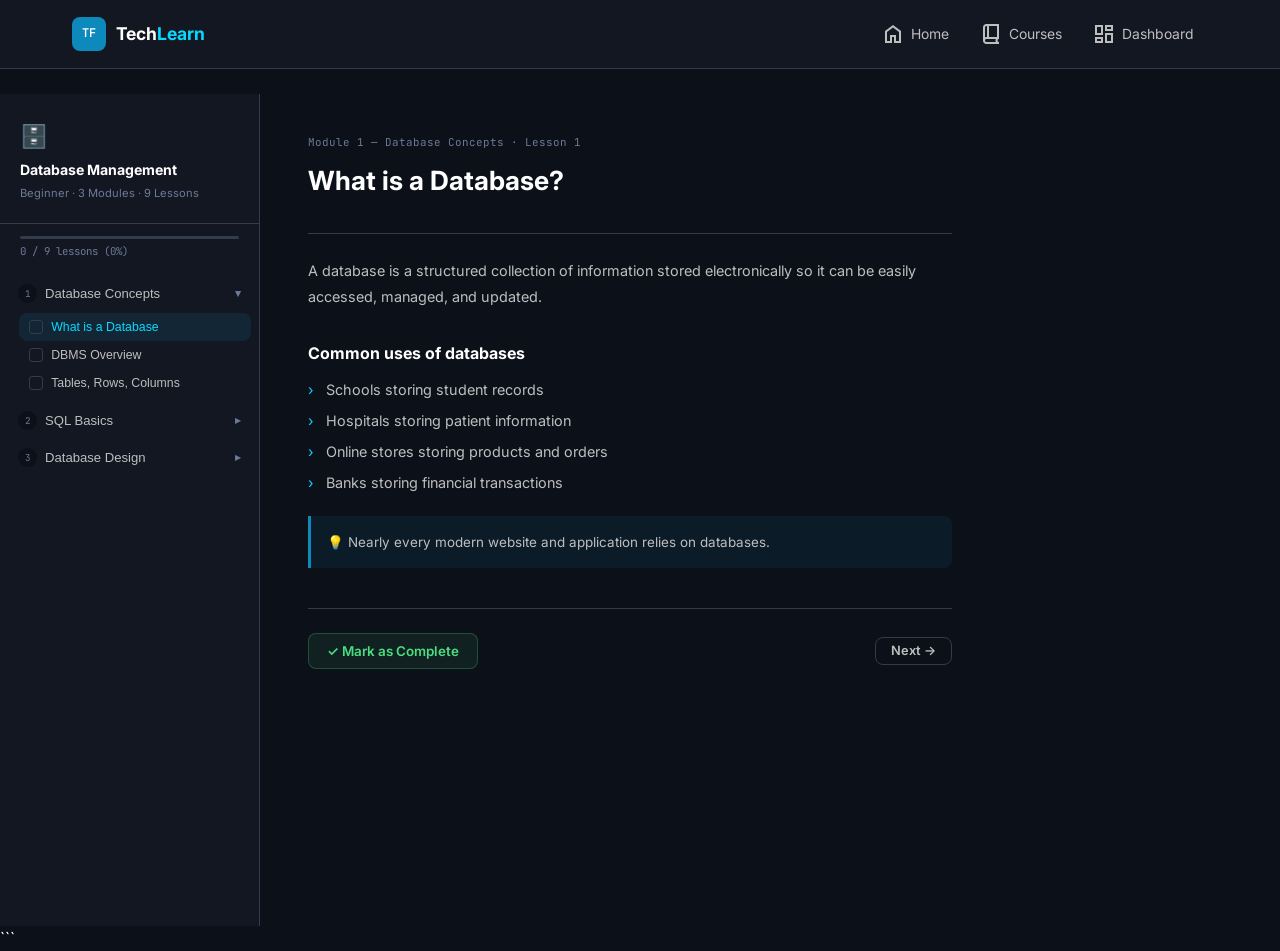
<file: database-course.html>
```html
<!DOCTYPE html>
<html lang="en">

<head>
    <meta charset="UTF-8">
    <meta name="viewport" content="width=device-width, initial-scale=1.0">
    <title>Database Management — TechLearn</title>

    <link rel="stylesheet" href="css/style.css">
    <link rel="stylesheet" href="https://fonts.googleapis.com/css2?family=Material+Symbols+Outlined">
</head>

<body>

    <header class="siteHeader">
        <div class="wrapper">
            <div class="headerInner">

                <a href="index.html" class="logoGroup">
                    <div class="logoMark">TF</div>
                    <span class="logoText">Tech<span>Learn</span></span>
                </a>

                <nav class="mainNav">
                    <ul>
                        <li><a href="index.html"><span class="material-symbols-outlined">home</span> Home</a></li>
                        <li><a href="courses.html"><span class="material-symbols-outlined">book_2</span> Courses</a>
                        </li>
                        <li><a href="dashboard.html"><span class="material-symbols-outlined">dashboard</span>
                                Dashboard</a></li>
                    </ul>
                </nav>

            </div>
        </div>
    </header>

    <main>

        <div class="coursePageLayout">
            <aside class="courseSidebar">
                <div class="sidebarHead">
                    <div style="font-size:1.4rem;margin-bottom:6px;">🗄️</div>
                    <h3>Database Management</h3>
                    <p>Beginner · 3 Modules · 9 Lessons</p>
                </div>

                <div class="sidebarProgress">
                    <div class="sidebarProgressBar">
                        <div class="sidebarProgressFill"></div>
                    </div>
                    <div class="sidebarProgressText">0 / 9 lessons (0%)</div>
                </div>

                <div class="moduleList">

                    <div class="moduleItem">
                        <button class="moduleBtn">
                            <div class="moduleBtnLeft">
                                <span class="moduleNum">1</span>
                                <span class="moduleTitle">Database Concepts</span>
                            </div>
                            <span class="moduleArrow">▶</span>
                        </button>

                        <div class="lessonList">

                            <button class="lessonBtn" data-lesson="d1l1">
                                <span class="lessonCheck">✓</span><span class="lessonName">What is a Database</span>
                            </button>

                            <button class="lessonBtn" data-lesson="d1l2">
                                <span class="lessonCheck">✓</span><span class="lessonName">DBMS Overview</span>
                            </button>

                            <button class="lessonBtn" data-lesson="d1l3">
                                <span class="lessonCheck">✓</span><span class="lessonName">Tables, Rows, Columns</span>
                            </button>

                        </div>
                    </div>

                    <div class="moduleItem">
                        <button class="moduleBtn">
                            <div class="moduleBtnLeft">
                                <span class="moduleNum">2</span>
                                <span class="moduleTitle">SQL Basics</span>
                            </div>
                            <span class="moduleArrow">▶</span>
                        </button>

                        <div class="lessonList">

                            <button class="lessonBtn" data-lesson="d2l1">
                                <span class="lessonCheck">✓</span><span class="lessonName">SELECT Queries</span>
                            </button>

                            <button class="lessonBtn" data-lesson="d2l2">
                                <span class="lessonCheck">✓</span><span class="lessonName">INSERT Data</span>
                            </button>

                            <button class="lessonBtn" data-lesson="d2l3">
                                <span class="lessonCheck">✓</span><span class="lessonName">UPDATE and DELETE</span>
                            </button>

                        </div>
                    </div>

                    <div class="moduleItem">
                        <button class="moduleBtn">
                            <div class="moduleBtnLeft">
                                <span class="moduleNum">3</span>
                                <span class="moduleTitle">Database Design</span>
                            </div>
                            <span class="moduleArrow">▶</span>
                        </button>

                        <div class="lessonList">

                            <button class="lessonBtn" data-lesson="d3l1">
                                <span class="lessonCheck">✓</span><span class="lessonName">Primary Keys</span>
                            </button>

                            <button class="lessonBtn" data-lesson="d3l2">
                                <span class="lessonCheck">✓</span><span class="lessonName">Foreign Keys</span>
                            </button>

                            <button class="lessonBtn" data-lesson="d3l3">
                                <span class="lessonCheck">✓</span><span class="lessonName">Normalization Basics</span>
                            </button>

                        </div>
                    </div>

                </div>
            </aside>


            <div class="lessonContent">

                <article class="lessonPanel" id="d1l1">
                    <div class="lessonMeta">
                        <div class="lessonCrumb">Module 1 — Database Concepts · Lesson 1</div>
                        <h1>What is a Database?</h1>
                    </div>

                    <div class="lessonBody">

                        <p>A database is a structured collection of information stored electronically so it can be
                            easily accessed, managed, and updated.</p>

                        <h3>Common uses of databases</h3>
                        <ul>
                            <li>Schools storing student records</li>
                            <li>Hospitals storing patient information</li>
                            <li>Online stores storing products and orders</li>
                            <li>Banks storing financial transactions</li>
                        </ul>

                        <div class="callout">
                            💡 Nearly every modern website and application relies on databases.
                        </div>

                    </div>

                    <div class="lessonFooter">
                        <button class="markBtn" data-lesson="d1l1">✓ Mark as Complete</button>
                        <button class="btn btn-ghost btn-sm"
                            onclick="document.querySelector('[data-lesson=d1l2]').click()">Next →</button>
                    </div>
                </article>



                <article class="lessonPanel" id="d1l2">
                    <div class="lessonMeta">
                        <div class="lessonCrumb">Module 1 — Database Concepts · Lesson 2</div>
                        <h1>DBMS Overview</h1>
                    </div>

                    <div class="lessonBody">

                        <p>A Database Management System (DBMS) is software that allows users and applications to create,
                            manage, and interact with databases.</p>

                        <h3>Functions of a DBMS</h3>
                        <ul>
                            <li>Stores and organizes data</li>
                            <li>Controls user access</li>
                            <li>Ensures data security</li>
                            <li>Handles multiple users</li>
                        </ul>

                        <div class="callout">
                            🔒 Popular DBMS software includes MySQL, PostgreSQL, and Oracle Database.
                        </div>

                    </div>

                    <div class="lessonFooter">
                        <button class="markBtn" data-lesson="d1l2">✓ Mark as Complete</button>
                        <button class="btn btn-ghost btn-sm"
                            onclick="document.querySelector('[data-lesson=d1l3]').click()">Next →</button>
                    </div>
                </article>



                <article class="lessonPanel" id="d1l3">
                    <div class="lessonMeta">
                        <div class="lessonCrumb">Module 1 — Database Concepts · Lesson 3</div>
                        <h1>Tables, Rows, and Columns</h1>
                    </div>

                    <div class="lessonBody">

                        <p>Relational databases organize information using tables. Each table contains rows and columns.
                        </p>

                        <ul>
                            <li><strong>Column</strong> defines the type of data</li>
                            <li><strong>Row</strong> stores an individual record</li>
                            <li><strong>Table</strong> groups related records</li>
                        </ul>

                        <div class="codeBlock">
                            Students Table

                            ID | Name | Grade
                            1 | Ana | A
                            2 | Mark | B
                        </div>

                    </div>

                    <div class="lessonFooter">
                        <button class="markBtn" data-lesson="d1l3">✓ Mark as Complete</button>
                        <button class="btn btn-ghost btn-sm"
                            onclick="document.querySelector('[data-lesson=d2l1]').click()">Next →</button>
                    </div>
                </article>



                <article class="lessonPanel" id="d2l1">
                    <div class="lessonMeta">
                        <div class="lessonCrumb">Module 2 — SQL Basics · Lesson 1</div>
                        <h1>SELECT Queries</h1>
                    </div>

                    <div class="lessonBody">

                        <p>SQL (Structured Query Language) is used to communicate with relational databases. The SELECT
                            statement retrieves data from tables.</p>

                        <div class="codeBlock">
                            SELECT * FROM students;
                        </div>

                        <p>The asterisk symbol (*) means all columns will be returned.</p>

                        <div class="codeBlock">
                            SELECT name, grade FROM students;
                        </div>

                        <p>This query returns only the name and grade columns.</p>

                        <div class="callout">
                            💡 SELECT is the most commonly used SQL command.
                        </div>

                    </div>

                    <div class="lessonFooter">
                        <button class="markBtn" data-lesson="d2l1">✓ Mark as Complete</button>
                        <button class="btn btn-ghost btn-sm"
                            onclick="document.querySelector('[data-lesson=d2l2]').click()">Next →</button>
                    </div>
                </article>



                <article class="lessonPanel" id="d2l2">
                    <div class="lessonMeta">
                        <div class="lessonCrumb">Module 2 — SQL Basics · Lesson 2</div>
                        <h1>INSERT Data</h1>
                    </div>

                    <div class="lessonBody">

                        <p>The INSERT statement adds new records into a table.</p>

                        <div class="codeBlock">
                            INSERT INTO students (name, grade)
                            VALUES ('John', 'A');
                        </div>

                        <p>Each INSERT command creates a new row of data inside the table.</p>

                        <div class="callout">
                            💡 Databases can store thousands or even millions of records.
                        </div>

                    </div>

                    <div class="lessonFooter">
                        <button class="markBtn" data-lesson="d2l2">✓ Mark as Complete</button>
                        <button class="btn btn-ghost btn-sm"
                            onclick="document.querySelector('[data-lesson=d2l3]').click()">Next →</button>
                    </div>
                </article>



                <article class="lessonPanel" id="d2l3">
                    <div class="lessonMeta">
                        <div class="lessonCrumb">Module 2 — SQL Basics · Lesson 3</div>
                        <h1>UPDATE and DELETE</h1>
                    </div>

                    <div class="lessonBody">

                        <p>SQL can modify or remove existing records in a table.</p>

                        <h3>UPDATE example</h3>

                        <div class="codeBlock">
                            UPDATE students
                            SET grade = 'A'
                            WHERE id = 2;
                        </div>

                        <h3>DELETE example</h3>

                        <div class="codeBlock">
                            DELETE FROM students
                            WHERE id = 2;
                        </div>

                        <p>The WHERE clause ensures only specific records are affected.</p>

                    </div>

                    <div class="lessonFooter">
                        <button class="markBtn" data-lesson="d2l3">✓ Mark as Complete</button>
                        <button class="btn btn-ghost btn-sm"
                            onclick="document.querySelector('[data-lesson=d3l1]').click()">Next →</button>
                    </div>
                </article>



                <article class="lessonPanel" id="d3l1">
                    <div class="lessonMeta">
                        <div class="lessonCrumb">Module 3 — Database Design · Lesson 1</div>
                        <h1>Primary Keys</h1>
                    </div>

                    <div class="lessonBody">

                        <p>A primary key uniquely identifies each row in a table.</p>

                        <div class="codeBlock">
                            CREATE TABLE students (
                            id INT PRIMARY KEY,
                            name VARCHAR(100)
                            );
                        </div>

                        <p>No two rows can share the same primary key value.</p>

                    </div>

                    <div class="lessonFooter">
                        <button class="markBtn" data-lesson="d3l1">✓ Mark as Complete</button>
                        <button class="btn btn-ghost btn-sm"
                            onclick="document.querySelector('[data-lesson=d3l2]').click()">Next →</button>
                    </div>
                </article>



                <article class="lessonPanel" id="d3l2">
                    <div class="lessonMeta">
                        <div class="lessonCrumb">Module 3 — Database Design · Lesson 2</div>
                        <h1>Foreign Keys</h1>
                    </div>

                    <div class="lessonBody">

                        <p>Foreign keys create relationships between tables.</p>

                        <div class="codeBlock">
                            CREATE TABLE orders (
                            order_id INT PRIMARY KEY,
                            student_id INT,
                            FOREIGN KEY (student_id)
                            REFERENCES students(id)
                            );
                        </div>

                        <p>This ensures the order is linked to a valid student record.</p>

                    </div>

                    <div class="lessonFooter">
                        <button class="markBtn" data-lesson="d3l2">✓ Mark as Complete</button>
                        <button class="btn btn-ghost btn-sm"
                            onclick="document.querySelector('[data-lesson=d3l3]').click()">Next →</button>
                    </div>
                </article>



                <article class="lessonPanel" id="d3l3">
                    <div class="lessonMeta">
                        <div class="lessonCrumb">Module 3 — Database Design · Lesson 3</div>
                        <h1>Normalization Basics</h1>
                    </div>

                    <div class="lessonBody">

                        <p>Normalization is the process of organizing database tables to reduce redundancy and improve
                            consistency.</p>

                        <ul>
                            <li>Eliminates duplicated data</li>
                            <li>Improves database efficiency</li>
                            <li>Makes maintenance easier</li>
                        </ul>

                        <div class="callout">
                            💡 Well-structured databases are easier to maintain and scale as applications grow.
                        </div>

                    </div>

                    <div class="lessonFooter">
                        <button class="markBtn" data-lesson="d3l3">✓ Mark as Complete</button>
                    </div>
                </article>

            </div>
        </div>

    </main>

    <script src="js/script.js"></script>

</body>

</html>
```
</file>
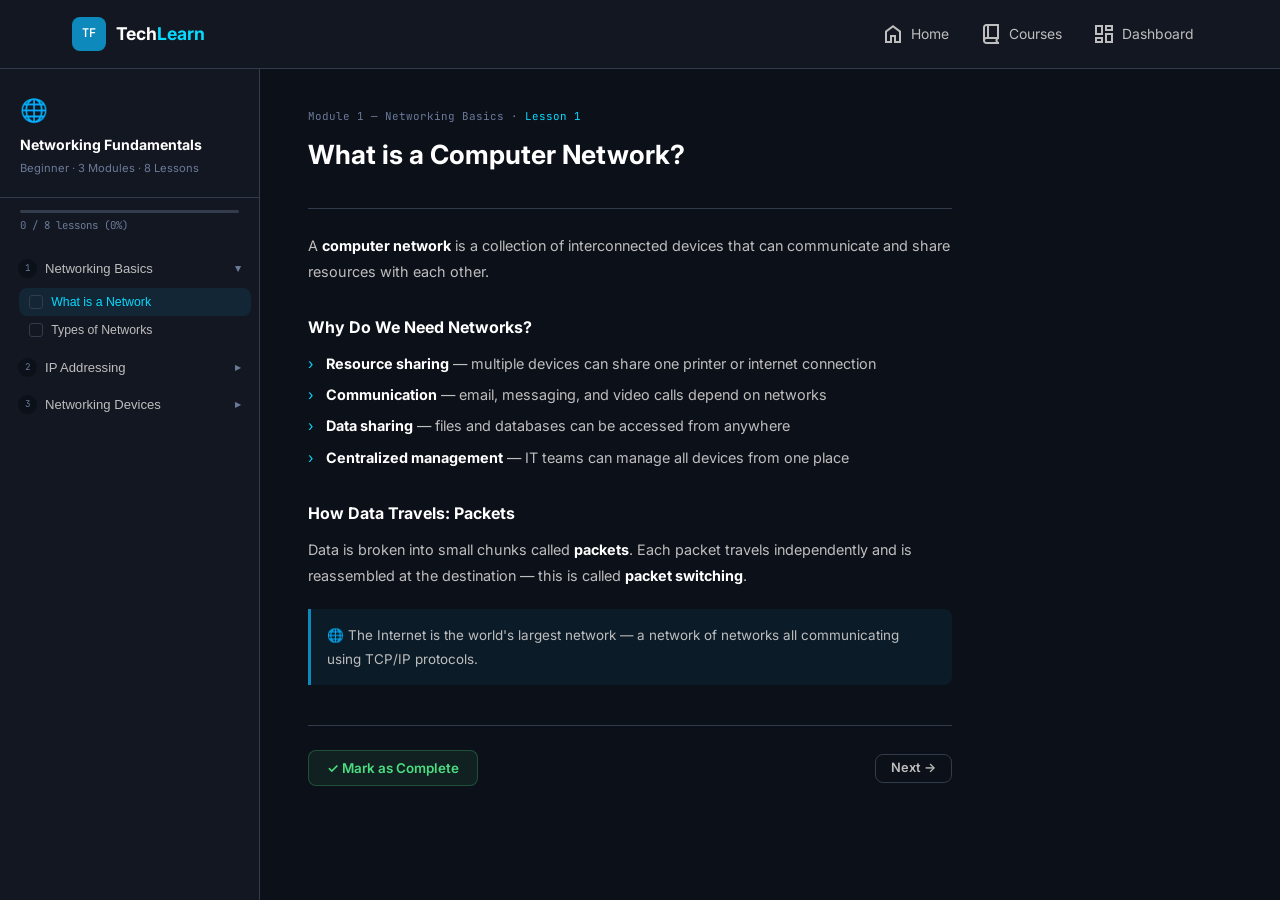
<file: networking-course.html>
<!DOCTYPE html>
<html lang="en">
<head>
    <meta charset="UTF-8">
    <meta name="viewport" content="width=device-width, initial-scale=1.0">
    <title>Networking Fundamentals — Tech Foundations Academy</title>
    <link rel="stylesheet" href="css/style.css">
    <link rel="stylesheet" href="https://fonts.googleapis.com/css2?family=Material+Symbols+Outlined:opsz,wght,FILL,GRAD@20..48,100..700,0..1,-50..200">
</head>
<body>

    <header class="siteHeader">
        <div class="wrapper">
            <div class="headerInner">
                <a href="index.html" class="logoGroup">
                    <div class="logoMark">TF</div>
                    <span class="logoText">Tech<span>Learn</span></span>
                </a>
                <nav class="mainNav">
                    <ul>
                        <li><a href="index.html"><span class="material-symbols-outlined">home</span> Home</a></li>
                        <li><a href="courses.html"><span class="material-symbols-outlined">book_2</span> Courses</a></li>
                        <li><a href="dashboard.html"><span class="material-symbols-outlined">dashboard</span> Dashboard</a></li>
                    </ul>
                </nav>
                <button class="menuToggle" id="navToggle" aria-label="Open menu">
                    <span class="bar"></span><span class="bar"></span><span class="bar"></span>
                </button>
            </div>
        </div>
    </header>

    <div class="drawerOverlay" id="drawerOverlay"></div>
    <nav class="navDrawer" id="navDrawer">
        <button class="drawerClose" id="drawerClose"><span class="material-symbols-outlined">close</span></button>
        <div class="drawerNav">
            <a href="index.html"><span class="material-symbols-outlined">home</span> Home</a>
            <a href="courses.html"><span class="material-symbols-outlined">book_2</span> Courses</a>
            <a href="dashboard.html"><span class="material-symbols-outlined">dashboard</span> Dashboard</a>
        </div>
    </nav>

    <main>
        <div class="coursePageLayout">

            <aside class="courseSidebar">
                <div class="sidebarHead">
                    <div style="font-size:1.4rem;margin-bottom:6px;">🌐</div>
                    <h3>Networking Fundamentals</h3>
                    <p>Beginner · 3 Modules · 8 Lessons</p>
                </div>
                <div class="sidebarProgress">
                    <div class="sidebarProgressBar"><div class="sidebarProgressFill"></div></div>
                    <div class="sidebarProgressText">0 / 8 lessons (0%)</div>
                </div>
                <div class="moduleList">

                    <div class="moduleItem">
                        <button class="moduleBtn">
                            <div class="moduleBtnLeft"><span class="moduleNum">1</span><span class="moduleTitle">Networking Basics</span></div>
                            <span class="moduleArrow">▶</span>
                        </button>
                        <div class="lessonList">
                            <button class="lessonBtn" data-lesson="n1l1"><span class="lessonCheck">✓</span><span class="lessonName">What is a Network</span></button>
                            <button class="lessonBtn" data-lesson="n1l2"><span class="lessonCheck">✓</span><span class="lessonName">Types of Networks</span></button>
                        </div>
                    </div>

                    <div class="moduleItem">
                        <button class="moduleBtn">
                            <div class="moduleBtnLeft"><span class="moduleNum">2</span><span class="moduleTitle">IP Addressing</span></div>
                            <span class="moduleArrow">▶</span>
                        </button>
                        <div class="lessonList">
                            <button class="lessonBtn" data-lesson="n2l1"><span class="lessonCheck">✓</span><span class="lessonName">IPv4 Basics</span></button>
                            <button class="lessonBtn" data-lesson="n2l2"><span class="lessonCheck">✓</span><span class="lessonName">Public vs Private IP</span></button>
                        </div>
                    </div>

                    <div class="moduleItem">
                        <button class="moduleBtn">
                            <div class="moduleBtnLeft"><span class="moduleNum">3</span><span class="moduleTitle">Networking Devices</span></div>
                            <span class="moduleArrow">▶</span>
                        </button>
                        <div class="lessonList">
                            <button class="lessonBtn" data-lesson="n3l1"><span class="lessonCheck">✓</span><span class="lessonName">Router</span></button>
                            <button class="lessonBtn" data-lesson="n3l2"><span class="lessonCheck">✓</span><span class="lessonName">Switch</span></button>
                            <button class="lessonBtn" data-lesson="n3l3"><span class="lessonCheck">✓</span><span class="lessonName">Access Point</span></button>
                            <button class="lessonBtn" data-lesson="n3l4"><span class="lessonCheck">✓</span><span class="lessonName">🧪 Practice Exercise</span></button>
                        </div>
                    </div>

                </div>
            </aside>

            <div class="lessonContent">

                <article class="lessonPanel" id="n1l1">
                    <div class="lessonMeta">
                        <div class="lessonCrumb">Module 1 — Networking Basics · <span>Lesson 1</span></div>
                        <h1>What is a Computer Network?</h1>
                    </div>
                    <div class="lessonBody">
                        <p>A <strong>computer network</strong> is a collection of interconnected devices that can communicate and share resources with each other.</p>
                        <h3>Why Do We Need Networks?</h3>
                        <ul>
                            <li><strong>Resource sharing</strong> — multiple devices can share one printer or internet connection</li>
                            <li><strong>Communication</strong> — email, messaging, and video calls depend on networks</li>
                            <li><strong>Data sharing</strong> — files and databases can be accessed from anywhere</li>
                            <li><strong>Centralized management</strong> — IT teams can manage all devices from one place</li>
                        </ul>
                        <h3>How Data Travels: Packets</h3>
                        <p>Data is broken into small chunks called <strong>packets</strong>. Each packet travels independently and is reassembled at the destination — this is called <strong>packet switching</strong>.</p>
                        <div class="callout">🌐 The Internet is the world's largest network — a network of networks all communicating using TCP/IP protocols.</div>
                    </div>
                    <div class="lessonFooter">
                        <button class="markBtn" data-lesson="n1l1">✓ Mark as Complete</button>
                        <button class="btn btn-ghost btn-sm" onclick="document.querySelector('[data-lesson=n1l2]').click()">Next →</button>
                    </div>
                </article>

                <article class="lessonPanel" id="n1l2">
                    <div class="lessonMeta">
                        <div class="lessonCrumb">Module 1 — Networking Basics · <span>Lesson 2</span></div>
                        <h1>Types of Networks (LAN / WAN)</h1>
                    </div>
                    <div class="lessonBody">
                        <h3>LAN — Local Area Network</h3>
                        <p>Covers a small geographic area — a home, office, or building.</p>
                        <ul>
                            <li>High speed (100 Mbps to 10+ Gbps)</li>
                            <li>Low latency — devices are physically close</li>
                            <li>Example: Your home Wi-Fi, an office network</li>
                        </ul>
                        <h3>WAN — Wide Area Network</h3>
                        <p>Spans large geographic areas — cities, countries, or the globe.</p>
                        <ul>
                            <li>Lower speed than LAN, higher latency</li>
                            <li>Often uses telecom infrastructure</li>
                            <li>Example: The Internet, a company linking branch offices</li>
                        </ul>
                        <h3>Other Network Types</h3>
                        <ul>
                            <li><strong>MAN</strong> — Metropolitan Area Network, city-sized</li>
                            <li><strong>PAN</strong> — Personal Area Network, very short range (Bluetooth)</li>
                            <li><strong>WLAN</strong> — Wireless LAN using Wi-Fi</li>
                            <li><strong>VPN</strong> — Virtual Private Network, secure tunnel over public internet</li>
                        </ul>
                    </div>
                    <div class="lessonFooter">
                        <button class="markBtn" data-lesson="n1l2">✓ Mark as Complete</button>
                        <button class="btn btn-ghost btn-sm" onclick="document.querySelector('[data-lesson=n2l1]').click()">Next Module →</button>
                    </div>
                </article>

                <article class="lessonPanel" id="n2l1">
                    <div class="lessonMeta">
                        <div class="lessonCrumb">Module 2 — IP Addressing · <span>Lesson 1</span></div>
                        <h1>IPv4 Basics</h1>
                    </div>
                    <div class="lessonBody">
                        <p>An <strong>IP address</strong> is a unique numerical label assigned to every device on a network — like a postal address for data.</p>
                        <div class="codeBlock">192  .  168  .   1   .   1
 ↑         ↑         ↑       ↑
Octet 1  Octet 2  Octet 3  Octet 4

Each octet = 8 bits = values 0 to 255
Full range: 0.0.0.0  to  255.255.255.255</div>
                        <h3>Subnet Mask</h3>
                        <p>A <strong>subnet mask</strong> divides the IP address into a network portion and a host portion.</p>
                        <div class="codeBlock">IP Address:   192.168.1.25
Subnet Mask:  255.255.255.0
Network:      192.168.1.0   (first 3 octets)
Host:                  .25  (last octet)</div>
                        <div class="callout">💡 IPv4 has ~4.3 billion addresses. We've nearly run out — which is why IPv6 (128-bit) was created.</div>
                    </div>
                    <div class="lessonFooter">
                        <button class="markBtn" data-lesson="n2l1">✓ Mark as Complete</button>
                        <button class="btn btn-ghost btn-sm" onclick="document.querySelector('[data-lesson=n2l2]').click()">Next →</button>
                    </div>
                </article>

                <article class="lessonPanel" id="n2l2">
                    <div class="lessonMeta">
                        <div class="lessonCrumb">Module 2 — IP Addressing · <span>Lesson 2</span></div>
                        <h1>Public vs Private IP Addresses</h1>
                    </div>
                    <div class="lessonBody">
                        <h3>Private IP Addresses</h3>
                        <p>Used <strong>inside a local network</strong>. Not routable on the internet.</p>
                        <div class="codeBlock">Private IP Ranges (RFC 1918):
  10.0.0.0     –  10.255.255.255   (Class A)
  172.16.0.0   –  172.31.255.255   (Class B)
  192.168.0.0  –  192.168.255.255  (Class C)</div>
                        <h3>Public IP Addresses</h3>
                        <p>Assigned by your <strong>ISP</strong> and globally unique. They allow your network to communicate on the internet.</p>
                        <h3>NAT — Network Address Translation</h3>
                        <p>Your router uses NAT to translate between your private internal addresses and your single public IP, letting multiple devices share one public IP.</p>
                        <div class="callout">🏠 Think of your public IP as your street address. Private IPs are room numbers. NAT is the front desk routing mail to the right room.</div>
                    </div>
                    <div class="lessonFooter">
                        <button class="markBtn" data-lesson="n2l2">✓ Mark as Complete</button>
                        <button class="btn btn-ghost btn-sm" onclick="document.querySelector('[data-lesson=n3l1]').click()">Next Module →</button>
                    </div>
                </article>

                <article class="lessonPanel" id="n3l1">
                    <div class="lessonMeta">
                        <div class="lessonCrumb">Module 3 — Networking Devices · <span>Lesson 1</span></div>
                        <h1>Router</h1>
                    </div>
                    <div class="lessonBody">
                        <p>A <strong>router</strong> forwards data packets between networks — it's the device that connects your local network to the internet.</p>
                        <h3>What a Router Does</h3>
                        <ul>
                            <li>Connects two or more networks</li>
                            <li>Assigns private IPs to devices via DHCP</li>
                            <li>Performs NAT to share one public IP</li>
                            <li>Maintains a routing table to find the best path for packets</li>
                            <li>Often includes basic firewall functionality</li>
                        </ul>
                        <div class="callout">📦 Routers operate at <strong>Layer 3 (Network Layer)</strong> of the OSI model. They make decisions based on IP addresses.</div>
                    </div>
                    <div class="lessonFooter">
                        <button class="markBtn" data-lesson="n3l1">✓ Mark as Complete</button>
                        <button class="btn btn-ghost btn-sm" onclick="document.querySelector('[data-lesson=n3l2]').click()">Next →</button>
                    </div>
                </article>

                <article class="lessonPanel" id="n3l2">
                    <div class="lessonMeta">
                        <div class="lessonCrumb">Module 3 — Networking Devices · <span>Lesson 2</span></div>
                        <h1>Switch</h1>
                    </div>
                    <div class="lessonBody">
                        <p>A <strong>switch</strong> connects multiple devices <strong>within the same local network</strong>, allowing them to communicate efficiently.</p>
                        <h3>How a Switch Works</h3>
                        <ul>
                            <li>Learns the MAC address of every device connected to each port</li>
                            <li>Forwards frames only to the specific port for the destination device</li>
                            <li>Reduces unnecessary traffic (unlike older hubs)</li>
                        </ul>
                        <h3>Switch vs Router</h3>
                        <ul>
                            <li><strong>Switch</strong> — connects devices on the same network (Layer 2, MAC addresses)</li>
                            <li><strong>Router</strong> — connects different networks (Layer 3, IP addresses)</li>
                        </ul>
                    </div>
                    <div class="lessonFooter">
                        <button class="markBtn" data-lesson="n3l2">✓ Mark as Complete</button>
                        <button class="btn btn-ghost btn-sm" onclick="document.querySelector('[data-lesson=n3l3]').click()">Next →</button>
                    </div>
                </article>

                <article class="lessonPanel" id="n3l3">
                    <div class="lessonMeta">
                        <div class="lessonCrumb">Module 3 — Networking Devices · <span>Lesson 3</span></div>
                        <h1>Access Point (AP)</h1>
                    </div>
                    <div class="lessonBody">
                        <p>A <strong>Wireless Access Point</strong> allows wireless devices to connect to a wired network using Wi-Fi.</p>
                        <h3>How It Works</h3>
                        <ul>
                            <li>The AP connects to the network via Ethernet to a switch or router</li>
                            <li>It broadcasts a Wi-Fi signal (SSID) that devices can join</li>
                            <li>Wireless devices can communicate with wired devices on the same network</li>
                        </ul>
                        <h3>Wi-Fi Standards (IEEE 802.11)</h3>
                        <ul>
                            <li><strong>Wi-Fi 4 (802.11n)</strong> — up to 600 Mbps, 2.4 &amp; 5 GHz</li>
                            <li><strong>Wi-Fi 5 (802.11ac)</strong> — up to 3.5 Gbps, 5 GHz</li>
                            <li><strong>Wi-Fi 6 (802.11ax)</strong> — up to 9.6 Gbps, better in dense environments</li>
                        </ul>
                    </div>
                    <div class="lessonFooter">
                        <button class="markBtn" data-lesson="n3l3">✓ Mark as Complete</button>
                        <button class="btn btn-ghost btn-sm" onclick="document.querySelector('[data-lesson=n3l4]').click()">Practice Exercise →</button>
                    </div>
                </article>

                <article class="lessonPanel" id="n3l4">
                    <div class="lessonMeta">
                        <div class="lessonCrumb">Module 3 — Networking Devices · <span>Exercise</span></div>
                        <h1>🧪 Practice Exercise</h1>
                    </div>
                    <div class="lessonBody">
                        <div class="exerciseBox">
                            <div class="exerciseBoxTitle"><span>🏢</span><h3>Design a Small Office Network</h3></div>
                            <p>Design a network for a 15-person office with internet access, shared printing, a file server, and full Wi-Fi coverage.</p>
                        </div>
                        <h3>Requirements</h3>
                        <ul>
                            <li>15 desktop computers for staff</li>
                            <li>1 shared network printer</li>
                            <li>1 file server for shared documents</li>
                            <li>Wi-Fi coverage for the entire office</li>
                            <li>Internet access for all devices</li>
                        </ul>
                        <div class="codeBlock">Sample IP Scheme:
Network:          192.168.10.0 / 24
Default Gateway:  192.168.10.1   (Router)
File Server:      192.168.10.10  (static)
Network Printer:  192.168.10.20  (static)
Workstations:     192.168.10.50 – .200 (DHCP)</div>
                        <div class="callout">💡 Use <strong>draw.io</strong> (free) to create your network diagram with standard device icons.</div>
                    </div>
                    <div class="lessonFooter">
                        <button class="markBtn" data-lesson="n3l4">✓ Mark Exercise Complete</button>
                        <a href="courses.html" class="btn btn-primary btn-sm">Back to Courses</a>
                    </div>
                </article>

            </div>
        </div>
    </main>

    <script src="js/script.js"></script>
</body>
</html>
</file>
<file: css/style.css>
@import url('https://fonts.googleapis.com/css2?family=Inter:wght@300;400;500;600;700&family=JetBrains+Mono:wght@400;500&display=swap');
@import url('https://fonts.googleapis.com/css2?family=Material+Symbols+Outlined:opsz,wght,FILL,GRAD@20..48,100..700,0..1,-50..200');

*, *::before, *::after {
    margin: 0;
    padding: 0;
    box-sizing: border-box;
}

html {
    scroll-behavior: smooth;
}

body {
    background-color: #0c1019;
    color: #ffffff;
    font-family: 'Inter', sans-serif;
    font-size: 16px;
    line-height: 1.6;
    overflow-x: hidden;
}

a {
    color: #ffffff;
    text-decoration: none;
}

ul {
    list-style: none;
}

img {
    max-width: 100%;
    display: block;
}

.wrapper {
    width: 100%;
    max-width: 1200px;
    margin-left: auto;
    margin-right: auto;
    padding-left: 2rem;
    padding-right: 2rem;
}

.siteHeader {
    background-color: #131721;
    border-bottom: 1px solid #333c4c;
    position: fixed;
    top: 0;
    left: 0;
    width: 100%;
    z-index: 1000;
}

.headerInner {
    display: flex;
    align-items: center;
    justify-content: space-between;
    height: 68px;
}

.logoGroup {
    display: flex;
    align-items: center;
    gap: 10px;
    flex-shrink: 0;
    text-decoration: none;
}

.logoMark {
    width: 34px;
    height: 34px;
    background-color: #0d8abb;
    border-radius: 8px;
    display: flex;
    align-items: center;
    justify-content: center;
    font-family: 'JetBrains Mono', monospace;
    font-size: 0.75rem;
    font-weight: 600;
    color: #ffffff;
    flex-shrink: 0;
}

.logoText {
    font-size: 1.1rem;
    font-weight: 700;
    color: #ffffff;
    white-space: nowrap;
}

.logoText span {
    color: #07daff;
}

.mainNav {
    display: flex;
}

.mainNav ul {
    display: flex;
    gap: 2px;
}

.mainNav ul li a {
    display: flex;
    align-items: center;
    gap: 6px;
    padding: 8px 14px;
    border-radius: 8px;
    font-size: 0.87rem;
    color: #bebebe;
    transition: background-color 0.2s ease, color 0.2s ease;
}

.mainNav ul li a:hover,
.mainNav ul li a.active {
    background-color: #1e2433;
    color: #ffffff;
}

.material-symbols-outlined {
    font-size: 17px;
    line-height: 1;
    vertical-align: middle;
}

.menuToggle {
    display: none;
    flex-direction: column;
    justify-content: space-between;
    width: 26px;
    height: 18px;
    background: none;
    border: none;
    cursor: pointer;
    padding: 0;
    flex-shrink: 0;
}

.bar {
    width: 100%;
    height: 2px;
    background-color: #ffffff;
    border-radius: 2px;
}

.navDrawer {
    background-color: #131721;
    border-left: 1px solid #333c4c;
    position: fixed;
    top: 0;
    right: 0;
    height: 100vh;
    width: 270px;
    z-index: 1100;
    transform: translateX(100%);
    transition: transform 0.26s ease;
    padding: 72px 16px 24px;
    display: flex;
    flex-direction: column;
}

.navDrawer.open {
    transform: translateX(0);
}

.drawerNav {
    display: flex;
    flex-direction: column;
    gap: 2px;
    flex: 1;
}

.drawerNav a {
    display: flex;
    align-items: center;
    gap: 10px;
    padding: 11px 14px;
    border-radius: 8px;
    font-size: 0.92rem;
    color: #bebebe;
    transition: background-color 0.2s ease, color 0.2s ease;
}

.drawerNav a:hover,
.drawerNav a.active {
    background-color: #1e2433;
    color: #ffffff;
}

.drawerClose {
    position: absolute;
    top: 16px;
    right: 16px;
    background-color: #0c1019;
    border: 1px solid #333c4c;
    color: #ffffff;
    width: 36px;
    height: 36px;
    border-radius: 8px;
    display: flex;
    align-items: center;
    justify-content: center;
    cursor: pointer;
    transition: background-color 0.2s ease;
}

.drawerClose:hover {
    background-color: #333c4c;
}

.drawerOverlay {
    display: none;
    position: fixed;
    inset: 0;
    background-color: rgba(0, 0, 0, 0.55);
    z-index: 1050;
}

.drawerOverlay.open {
    display: block;
}

main {
    padding-top: 68px;
}

.sectionTag {
    font-family: 'JetBrains Mono', monospace;
    font-size: 0.68rem;
    color: #07daff;
    text-transform: uppercase;
    letter-spacing: 0.13em;
    display: block;
    margin-bottom: 0.55rem;
}

.icon-sec {
    background-color: rgba(248, 113, 113, 0.12);
}

.icon-db {
    background-color: rgba(7, 218, 255, 0.10);
}

.icon-net {
    background-color: rgba(74, 222, 128, 0.10);
}

.btn {
    display: inline-flex;
    align-items: center;
    gap: 6px;
    padding: 10px 22px;
    border-radius: 8px;
    font-family: 'Inter', sans-serif;
    font-size: 0.87rem;
    font-weight: 600;
    cursor: pointer;
    border: 1px solid transparent;
    text-decoration: none;
    white-space: nowrap;
    line-height: 1;
    transition: background-color 0.2s ease, border-color 0.2s ease,
                color 0.2s ease, transform 0.2s ease;
}

.btn-primary {
    background-color: #0d8abb;
    color: #ffffff;
    border-color: #0d8abb;
}

.btn-primary:hover {
    background-color: #0fa1da;
    border-color: #0fa1da;
    color: #ffffff;
    transform: translateY(-2px);
}

.btn-ghost {
    background-color: transparent;
    color: #bebebe;
    border-color: #333c4c;
}

.btn-ghost:hover {
    color: #ffffff;
    border-color: #6b7a99;
    background-color: #1e2433;
}

.btn-sm {
    padding: 7px 15px;
    font-size: 0.8rem;
}

.fadeIn {
    opacity: 0;
    transform: translateY(14px);
    transition: opacity 0.42s ease, transform 0.42s ease;
}

.fadeIn.visible {
    opacity: 1;
    transform: translateY(0);
}

.siteFooter {
    background-color: #131721;
    border-top: 1px solid #333c4c;
    padding: 3rem 0 1.5rem;
    margin-top: 5rem;
}

.footerGrid {
    display: grid;
    grid-template-columns: 2fr 1fr 1fr;
    gap: 3rem;
    padding-bottom: 2rem;
    border-bottom: 1px solid #333c4c;
    margin-bottom: 1.5rem;
}

.footerBrand p {
    font-size: 0.82rem;
    color: #6b7a99;
    margin-top: 0.75rem;
    max-width: 240px;
    line-height: 1.65;
}

.footerCol h4 {
    font-family: 'JetBrains Mono', monospace;
    font-size: 0.65rem;
    text-transform: uppercase;
    letter-spacing: 0.12em;
    color: #07daff;
    margin-bottom: 0.85rem;
}

.footerCol ul {
    display: flex;
    flex-direction: column;
    gap: 7px;
}

.footerCol a {
    font-size: 0.82rem;
    color: #6b7a99;
    transition: color 0.2s ease;
}

.footerCol a:hover {
    color: #ffffff;
}

.footerBottom {
    display: flex;
    justify-content: space-between;
    align-items: center;
    flex-wrap: wrap;
    gap: 0.5rem;
}

.footerBottom p {
    font-size: 0.73rem;
    color: #6b7a99;
}

.courseCard {
    background-color: #131721;
    border: 1px solid #333c4c;
    border-radius: 14px;
    padding: 1.75rem;
    display: flex;
    flex-direction: column;
    gap: 0.85rem;
    text-decoration: none;
    transition: border-color 0.22s ease, transform 0.22s ease;
}

.courseCard:hover {
    border-color: #0d8abb;
    transform: translateY(-4px);
}

.courseCardIcon {
    width: 42px;
    height: 42px;
    border-radius: 10px;
    display: flex;
    align-items: center;
    justify-content: center;
    font-size: 1.2rem;
}

.courseCard h3 {
    font-size: 1rem;
    font-weight: 600;
    color: #ffffff;
}

.courseCard p {
    font-size: 0.82rem;
    color: #bebebe;
    line-height: 1.65;
    flex-grow: 1;
}

.courseCardMeta {
    display: flex;
    flex-wrap: wrap;
    gap: 6px;
}

.courseCardMeta span {
    padding: 2px 9px;
    border-radius: 100px;
    font-size: 0.66rem;
    font-family: 'JetBrains Mono', monospace;
    border: 1px solid #333c4c;
    color: #6b7a99;
}

.courseCardCta {
    font-size: 0.82rem;
    font-weight: 600;
    color: #07daff;
    margin-top: 2px;
}

.coursePageLayout {
    display: grid;
    grid-template-columns: 260px 1fr;
    height: calc(100vh - 68px);
}

.courseSidebar {
    background-color: #131721;
    border-right: 1px solid #333c4c;
    position: sticky;
    top: 68px;
    height: calc(100vh - 68px);
    overflow-y: auto;
    padding: 1.5rem 0;
}

.sidebarHead {
    padding: 0 1.25rem 1.25rem;
    border-bottom: 1px solid #333c4c;
    margin-bottom: 0.75rem;
}

.sidebarHead h3 {
    font-size: 0.88rem;
    color: #ffffff;
    margin-bottom: 0.2rem;
}

.sidebarHead p {
    font-size: 0.7rem;
    color: #6b7a99;
}

.sidebarProgress {
    padding: 0 1.25rem;
    margin-bottom: 1rem;
}

.sidebarProgressBar {
    height: 3px;
    background-color: #333c4c;
    border-radius: 100px;
    overflow: hidden;
    margin-bottom: 4px;
}

.sidebarProgressFill {
    height: 100%;
    background-color: #0d8abb;
    border-radius: 100px;
    transition: width 0.5s ease;
    width: 0%;
}

.sidebarProgressText {
    font-size: 0.67rem;
    color: #6b7a99;
    font-family: 'JetBrains Mono', monospace;
}

.moduleList {
    padding: 0 0.5rem;
}

.moduleItem {
    margin-bottom: 2px;
}

.moduleBtn {
    width: 100%;
    background: none;
    border: none;
    cursor: pointer;
    display: flex;
    align-items: center;
    justify-content: space-between;
    padding: 8px 10px;
    border-radius: 8px;
    transition: background-color 0.2s ease;
}

.moduleBtn:hover {
    background-color: #1e2433;
}

.moduleBtnLeft {
    display: flex;
    align-items: center;
    gap: 8px;
}

.moduleNum {
    width: 19px;
    height: 19px;
    border-radius: 50%;
    background-color: #0c1019;
    font-family: 'JetBrains Mono', monospace;
    font-size: 0.58rem;
    color: #6b7a99;
    display: flex;
    align-items: center;
    justify-content: center;
    flex-shrink: 0;
}

.moduleTitle {
    font-size: 0.82rem;
    font-weight: 500;
    color: #bebebe;
    text-align: left;
}

.moduleArrow {
    font-size: 0.5rem;
    color: #6b7a99;
    transition: transform 0.2s ease;
}

.moduleItem.open .moduleArrow {
    transform: rotate(90deg);
}

.lessonList {
    display: none;
    padding: 2px 0 4px 0.7rem;
}

.moduleItem.open .lessonList {
    display: block;
}

.lessonBtn {
    display: flex;
    align-items: center;
    gap: 8px;
    padding: 7px 10px;
    border-radius: 8px;
    border: none;
    background: none;
    cursor: pointer;
    width: 100%;
    transition: background-color 0.2s ease;
}

.lessonBtn:hover {
    background-color: #1e2433;
}

.lessonBtn.active {
    background-color: rgba(13, 138, 187, 0.13);
}

.lessonCheck {
    width: 14px;
    height: 14px;
    border-radius: 3px;
    border: 1.5px solid #333c4c;
    display: flex;
    align-items: center;
    justify-content: center;
    font-size: 0.58rem;
    color: transparent;
    flex-shrink: 0;
    transition: background-color 0.2s ease, border-color 0.2s ease, color 0.2s ease;
}

.lessonBtn.done .lessonCheck {
    background-color: #0d8abb;
    border-color: #0d8abb;
    color: #ffffff;
}

.lessonName {
    font-size: 0.77rem;
    color: #bebebe;
    text-align: left;
    flex: 1;
}

.lessonBtn.active .lessonName {
    color: #07daff;
}

.lessonBtn.done .lessonName {
    text-decoration: line-through;
    opacity: 0.5;
}

.lessonContent {
    padding: 2.5rem 3rem;
    max-width: 740px;
}

.lessonPanel {
    display: none;
}

.lessonPanel.active {
    display: block;
}

.lessonMeta {
    padding-bottom: 1.5rem;
    margin-bottom: 1.5rem;
    border-bottom: 1px solid #333c4c;
}

.lessonCrumb {
    font-family: 'JetBrains Mono', monospace;
    font-size: 0.68rem;
    color: #6b7a99;
    margin-bottom: 0.5rem;
}

.lessonCrumb span {
    color: #07daff;
}

.lessonMeta h1 {
    font-size: 1.65rem;
    color: #ffffff;
    font-weight: 700;
    margin-bottom: 0.5rem;
}

.lessonBody {
    font-size: 0.9rem;
    line-height: 1.82;
}

.lessonBody h3 {
    font-size: 1rem;
    color: #ffffff;
    margin: 1.75rem 0 0.55rem;
}

.lessonBody p {
    color: #bebebe;
    margin-bottom: 0.9rem;
}

.lessonBody strong {
    color: #ffffff;
}

.lessonBody ul {
    display: flex;
    flex-direction: column;
    gap: 5px;
    margin: 0.5rem 0 1rem;
}

.lessonBody li {
    color: #bebebe;
    padding-left: 1.1rem;
    position: relative;
}

.lessonBody li::before {
    content: '›';
    position: absolute;
    left: 0;
    color: #07daff;
}

.callout {
    background-color: rgba(13, 138, 187, 0.09);
    border-left: 3px solid #0d8abb;
    border-radius: 0 8px 8px 0;
    padding: 0.85rem 1rem;
    margin: 1.25rem 0;
    font-size: 0.84rem;
    color: #bebebe;
}

.callout-warn {
    background-color: rgba(250, 204, 21, 0.07);
    border-left-color: #facc15;
}

.codeBlock {
    background-color: #080b12;
    border: 1px solid #333c4c;
    border-radius: 8px;
    padding: 1.1rem 1.2rem;
    font-family: 'JetBrains Mono', monospace;
    font-size: 0.76rem;
    line-height: 1.78;
    color: #a8b4d8;
    margin: 1rem 0;
    overflow-x: auto;
    white-space: pre;
}

.lessonFooter {
    display: flex;
    align-items: center;
    justify-content: space-between;
    gap: 1rem;
    margin-top: 2.5rem;
    padding-top: 1.5rem;
    border-top: 1px solid #333c4c;
    flex-wrap: wrap;
}

.markBtn {
    display: flex;
    align-items: center;
    gap: 6px;
    padding: 9px 18px;
    background-color: rgba(74, 222, 128, 0.08);
    border: 1px solid rgba(74, 222, 128, 0.25);
    border-radius: 8px;
    color: #4ade80;
    font-family: 'Inter', sans-serif;
    font-size: 0.84rem;
    font-weight: 600;
    cursor: pointer;
    transition: background-color 0.2s ease, color 0.2s ease;
}

.markBtn:hover {
    background-color: #4ade80;
    color: #0c1019;
}

.markBtn.done {
    background-color: #4ade80;
    color: #0c1019;
}

.exerciseBox {
    background-color: #131721;
    border: 1px solid rgba(250, 204, 21, 0.2);
    border-radius: 12px;
    padding: 1.5rem;
    margin-top: 1.5rem;
}

.exerciseBoxTitle {
    display: flex;
    align-items: center;
    gap: 8px;
    margin-bottom: 0.75rem;
}

.exerciseBoxTitle h3 {
    color: #facc15;
    font-size: 0.95rem;
}

.pageHero {
    background-color: #131721;
    border-bottom: 1px solid #333c4c;
    padding: 3rem 0;
}

.pageHero h1 {
    font-size: 1.75rem;
    color: #ffffff;
    margin-bottom: 0.4rem;
}

.pageHero p {
    color: #bebebe;
    font-size: 0.88rem;
    max-width: 480px;
    margin-top: 0.25rem;
}

.coursesGrid {
    display: grid;
    grid-template-columns: repeat(3, 1fr);
    gap: 1.25rem;
    padding: 3.5rem 0;
}

.dashLayout {
    display: grid;
    grid-template-columns: 230px 1fr;
    min-height: calc(100vh - 68px);
}

.dashSidebar {
    background-color: #131721;
    border-right: 1px solid #333c4c;
    padding: 2rem 1rem;
    position: sticky;
    top: 68px;
    height: calc(100vh - 68px);
    overflow-y: auto;
}

.sidebarSection {
    margin-bottom: 1.75rem;
}

.sidebarSectionLabel {
    font-family: 'JetBrains Mono', monospace;
    font-size: 0.63rem;
    text-transform: uppercase;
    letter-spacing: 0.11em;
    color: #6b7a99;
    padding: 0 8px;
    margin-bottom: 6px;
    display: block;
}

.sidebarLink {
    display: flex;
    align-items: center;
    gap: 9px;
    padding: 9px 12px;
    border-radius: 8px;
    font-size: 0.84rem;
    color: #bebebe;
    transition: background-color 0.2s ease, color 0.2s ease;
    text-decoration: none;
}

.sidebarLink:hover,
.sidebarLink.active {
    background-color: #1e2433;
    color: #ffffff;
}

.dashMain {
    padding: 2.5rem;
}

.welcomeBar {
    background-color: #131721;
    border: 1px solid #333c4c;
    border-left: 3px solid #0d8abb;
    border-radius: 12px;
    padding: 1.5rem 1.75rem;
    margin-bottom: 2rem;
    display: flex;
    align-items: center;
    justify-content: space-between;
    gap: 1rem;
    flex-wrap: wrap;
}

.welcomeBar h2 {
    font-size: 1.15rem;
    color: #ffffff;
    margin-bottom: 4px;
}

.welcomeBar p {
    font-size: 0.82rem;
    color: #bebebe;
}

.statCards {
    display: grid;
    grid-template-columns: repeat(3, 1fr);
    gap: 1rem;
    margin-bottom: 2rem;
}

.statCard {
    background-color: #131721;
    border: 1px solid #333c4c;
    border-radius: 12px;
    padding: 1.25rem 1.5rem;
}

.statCard .sVal {
    display: block;
    font-family: 'JetBrains Mono', monospace;
    font-size: 1.75rem;
    color: #07daff;
    font-weight: 500;
}

.statCard .sLabel {
    font-size: 0.75rem;
    color: #6b7a99;
    margin-top: 3px;
    display: block;
}

.dashSectionLabel {
    font-size: 0.88rem;
    font-weight: 600;
    color: #ffffff;
    margin-bottom: 1rem;
}

.progressRows {
    display: flex;
    flex-direction: column;
    gap: 0.75rem;
}

.progressRow {
    background-color: #131721;
    border: 1px solid #333c4c;
    border-radius: 12px;
    padding: 1.1rem 1.25rem;
    display: flex;
    align-items: center;
    gap: 1rem;
    transition: border-color 0.2s ease;
}

.progressRow:hover {
    border-color: #0d8abb;
}

.progressRowIcon {
    width: 40px;
    height: 40px;
    border-radius: 10px;
    display: flex;
    align-items: center;
    justify-content: center;
    font-size: 1.15rem;
    flex-shrink: 0;
}

.progressRowInfo {
    flex: 1;
    min-width: 0;
}

.progressRowInfo h4 {
    font-size: 0.9rem;
    color: #ffffff;
    margin-bottom: 2px;
}

.progressRowInfo p {
    font-size: 0.75rem;
    color: #6b7a99;
}

.progressBarWrap {
    width: 180px;
    flex-shrink: 0;
}

.progressBarTop {
    display: flex;
    justify-content: space-between;
    font-size: 0.7rem;
    color: #6b7a99;
    font-family: 'JetBrains Mono', monospace;
    margin-bottom: 4px;
}

.progressBarTrack {
    height: 5px;
    background-color: #333c4c;
    border-radius: 100px;
    overflow: hidden;
}

.progressBarFill {
    height: 100%;
    background-color: #0d8abb;
    border-radius: 100px;
    transition: width 0.7s ease;
    width: 0%;
}

.heroSection {
    padding: 5.5rem 0 4rem;
    border-bottom: 1px solid #333c4c;
    height: calc(100vh - 68px);
    display: flex;
    justify-content: center;
    align-items: center;
}

.heroInner {
    display: flex;
    align-items: center;
    justify-content: space-between;
    gap: 4rem;
}

.heroLeft {
    flex: 1;
    max-width: 520px;
}

.heroLeft h1 {
    font-size: clamp(2.6rem, 4vw, 3.8rem);
    font-weight: 700;
    line-height: 1.08;
    letter-spacing: -0.02em;
    color: #ffffff;
    margin-bottom: 1.2rem;
}

.heroLeft h1 em {
    font-style: normal;
    color: #07daff;
}

.heroLeft p {
    font-size: 1rem;
    color: #bebebe;
    line-height: 1.75;
    margin-bottom: 2rem;
}

.heroActions {
    display: flex;
    gap: 10px;
    flex-wrap: wrap;
    margin-bottom: 2.5rem;
}

.heroRight {
    flex: 0 0 345px;
    display: flex;
    flex-direction: column;
    gap: 10px;
}

.heroRightLabel {
    font-family: 'JetBrains Mono', monospace;
    font-size: 0.66rem;
    color: #6b7a99;
    text-transform: uppercase;
    letter-spacing: 0.12em;
    margin-bottom: 2px;
}

.courseTile {
    display: flex;
    align-items: center;
    gap: 14px;
    padding: 14px 16px;
    background-color: #131721;
    border: 1px solid #333c4c;
    border-radius: 12px;
    text-decoration: none;
    position: relative;
    overflow: hidden;
    transition: border-color 0.2s ease, background-color 0.2s ease;
}

.courseTile::before {
    content: '';
    position: absolute;
    left: 0;
    top: 0;
    bottom: 0;
    width: 3px;
    opacity: 0;
    transition: opacity 0.2s ease;
}

.courseTile:hover {
    border-color: #0d8abb;
    background-color: #171a20;
}

.courseTile:hover::before {
    opacity: 1;
}

.courseTile-sec::before {
    background-color: #f87171;
}

.courseTile-db::before {
    background-color: #0d8abb;
}

.courseTile-net::before {
    background-color: #4ade80;
}

.courseTileIcon {
    width: 40px;
    height: 40px;
    border-radius: 10px;
    display: flex;
    align-items: center;
    justify-content: center;
    font-size: 1.1rem;
    flex-shrink: 0;
}

.courseTileInfo {
    flex: 1;
    min-width: 0;
}

.courseTileInfo strong {
    display: block;
    font-size: 0.87rem;
    font-weight: 600;
    color: #ffffff;
    margin-bottom: 2px;
}

.courseTileInfo span {
    font-family: 'JetBrains Mono', monospace;
    font-size: 0.66rem;
    color: #6b7a99;
}

.courseTileArrow {
    color: #6b7a99;
    font-size: 0.85rem;
    flex-shrink: 0;
    transition: color 0.2s ease, transform 0.2s ease;
}

.courseTile:hover .courseTileArrow {
    color: #07daff;
    transform: translateX(3px);
}

.dividerStrip {
    background-color: #171a20;
    border-top: 1px solid #333c4c;
    border-bottom: 1px solid #333c4c;
    padding: 3rem 0;
}

.dividerStrip p {
    font-size: 1rem;
    color: #bebebe;
    text-align: center;
    max-width: 680px;
    margin: 0 auto;
    line-height: 1.8;
}

.dividerStrip mark {
    background: none;
    color: #07daff;
    font-weight: 500;
}

.homeSection {
    padding: 5.5rem 0;
    border-bottom: 1px solid #333c4c;
}

.homeSectionHeader {
    margin-bottom: 2rem;
}

.homeSectionHeader h2 {
    font-size: 1.5rem;
    color: #ffffff;
    margin-bottom: 0.3rem;
}

.homeSectionHeader p {
    font-size: 0.88rem;
    color: #bebebe;
}

.homeCoursesGrid {
    display: grid;
    grid-template-columns: repeat(3, 1fr);
    gap: 1.25rem;
}

.whySection {
    padding: 5.5rem 0;
    border-bottom: 1px solid #333c4c;
}

.whyInner {
    display: grid;
    grid-template-columns: 1fr 1fr;
    gap: 5rem;
    align-items: start;
}

.whyLeft h2 {
    font-size: 1.5rem;
    color: #ffffff;
    margin-bottom: 0.65rem;
    line-height: 1.25;
}

.whyLeft p {
    font-size: 0.88rem;
    color: #bebebe;
    line-height: 1.72;
}

.whyGrid {
    display: grid;
    grid-template-columns: 1fr 1fr;
    gap: 2rem;
}

.whyItem {
    display: flex;
    flex-direction: column;
    gap: 0.4rem;
}

.whyItemIcon {
    font-size: 1.3rem;
    margin-bottom: 2px;
}

.whyItem h4 {
    font-size: 0.9rem;
    color: #ffffff;
}

.whyItem p {
    font-size: 0.8rem;
    color: #bebebe;
    line-height: 1.65;
}

.ctaSection {
    background-color: #171a20;
    border-bottom: 1px solid #333c4c;
    padding: 4rem 0;
}

.ctaInner {
    display: flex;
    align-items: center;
    justify-content: space-between;
    gap: 2rem;
    flex-wrap: wrap;
}

.ctaLeft h2 {
    font-size: 1.4rem;
    color: #ffffff;
    margin-bottom: 0.35rem;
}

.ctaLeft p {
    font-size: 0.88rem;
    color: #bebebe;
}

.ctaButtons {
    display: flex;
    gap: 10px;
    flex-wrap: wrap;
    flex-shrink: 0;
}

@media (max-width: 1060px) {
    .mainNav {
        display: none;
    }
    .menuToggle {
        display: flex;
    }
}

@media (max-width: 900px) {
    .coursePageLayout {
        grid-template-columns: 1fr;
    }
    .courseSidebar {
        position: static;
        height: auto;
        border-right: none;
        border-bottom: 1px solid #333c4c;
    }
    .lessonContent {
        padding: 1.75rem 1.5rem;
    }
    .coursesGrid {
        grid-template-columns: 1fr 1fr;
    }
    .homeCoursesGrid {
        grid-template-columns: 1fr 1fr;
    }
    .dashLayout {
        grid-template-columns: 1fr;
    }
    .dashSidebar {
        position: static;
        height: auto;
        border-right: none;
        border-bottom: 1px solid #333c4c;
        padding: 1.25rem;
    }
    .statCards {
        grid-template-columns: 1fr 1fr;
    }
    .progressBarWrap {
        display: none;
    }
    .dashMain {
        padding: 1.5rem 1.25rem;
    }
    .heroSection {
        padding: 4rem 0 3rem;
    }
    .heroInner {
        flex-direction: column;
        gap: 2.5rem;
    }
    .heroLeft {
        max-width: 100%;
    }
    .heroRight {
        width: 100%;
        flex: none;
    }
    .whyInner {
        grid-template-columns: 1fr;
        gap: 2.5rem;
    }
    .ctaInner {
        flex-direction: column;
        align-items: flex-start;
    }
    .footerGrid {
        grid-template-columns: 1fr 1fr;
    }
}

@media (max-width: 600px) {
    .wrapper {
        padding-left: 1.25rem;
        padding-right: 1.25rem;
    }
    .heroLeft h1 {
        font-size: 2.2rem;
    }
    .homeCoursesGrid {
        grid-template-columns: 1fr;
    }
    .coursesGrid {
        grid-template-columns: 1fr;
    }
    .statsRow {
        grid-template-columns: 1fr 1fr;
    }
    .whyGrid {
        grid-template-columns: 1fr;
    }
    .lessonContent {
        padding: 1.25rem 1rem;
    }
    .lessonMeta h1 {
        font-size: 1.35rem;
    }
    .statCards {
        grid-template-columns: 1fr;
    }
    .welcomeBar {
        flex-direction: column;
        align-items: flex-start;
    }
    .footerGrid {
        grid-template-columns: 1fr;
    }
    .siteFooter {
        margin-top: 3rem;
    }
    .dividerStrip p {
        font-size: 0.9rem;
    }
}
</file>
